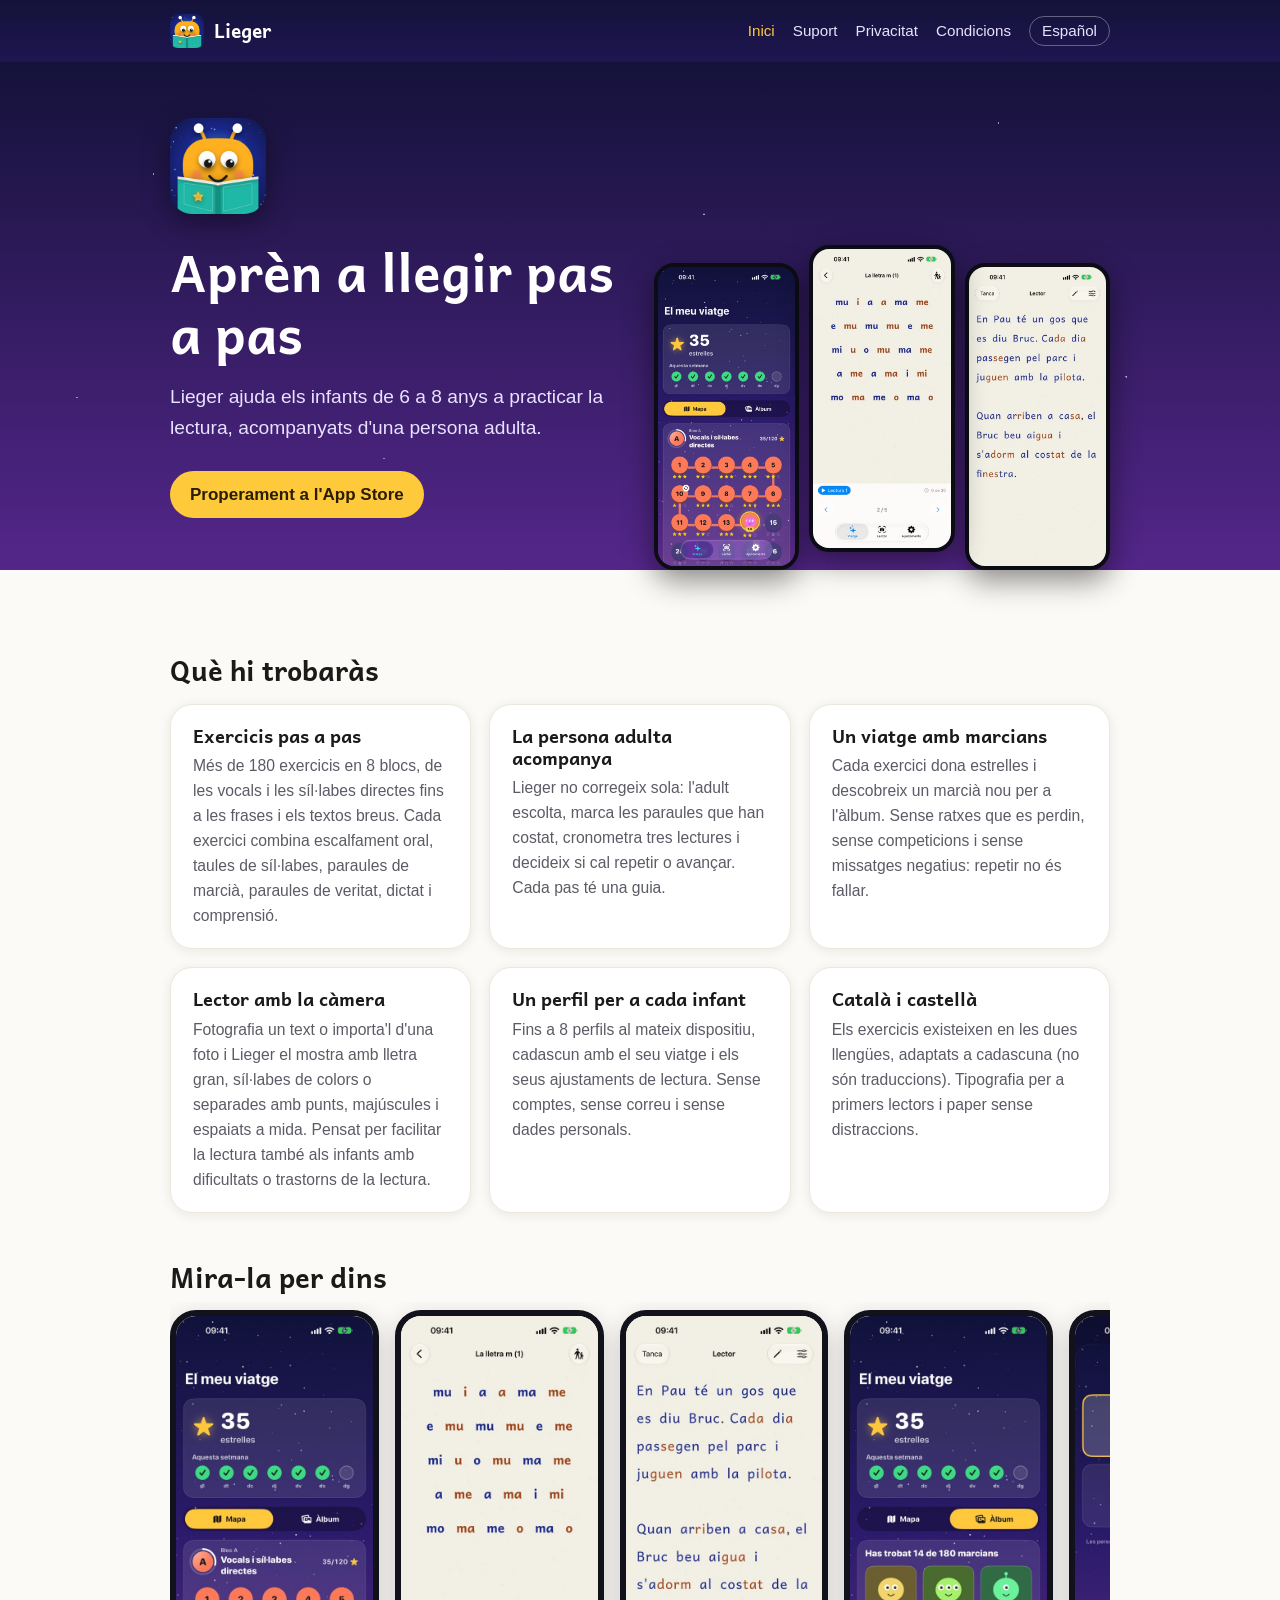
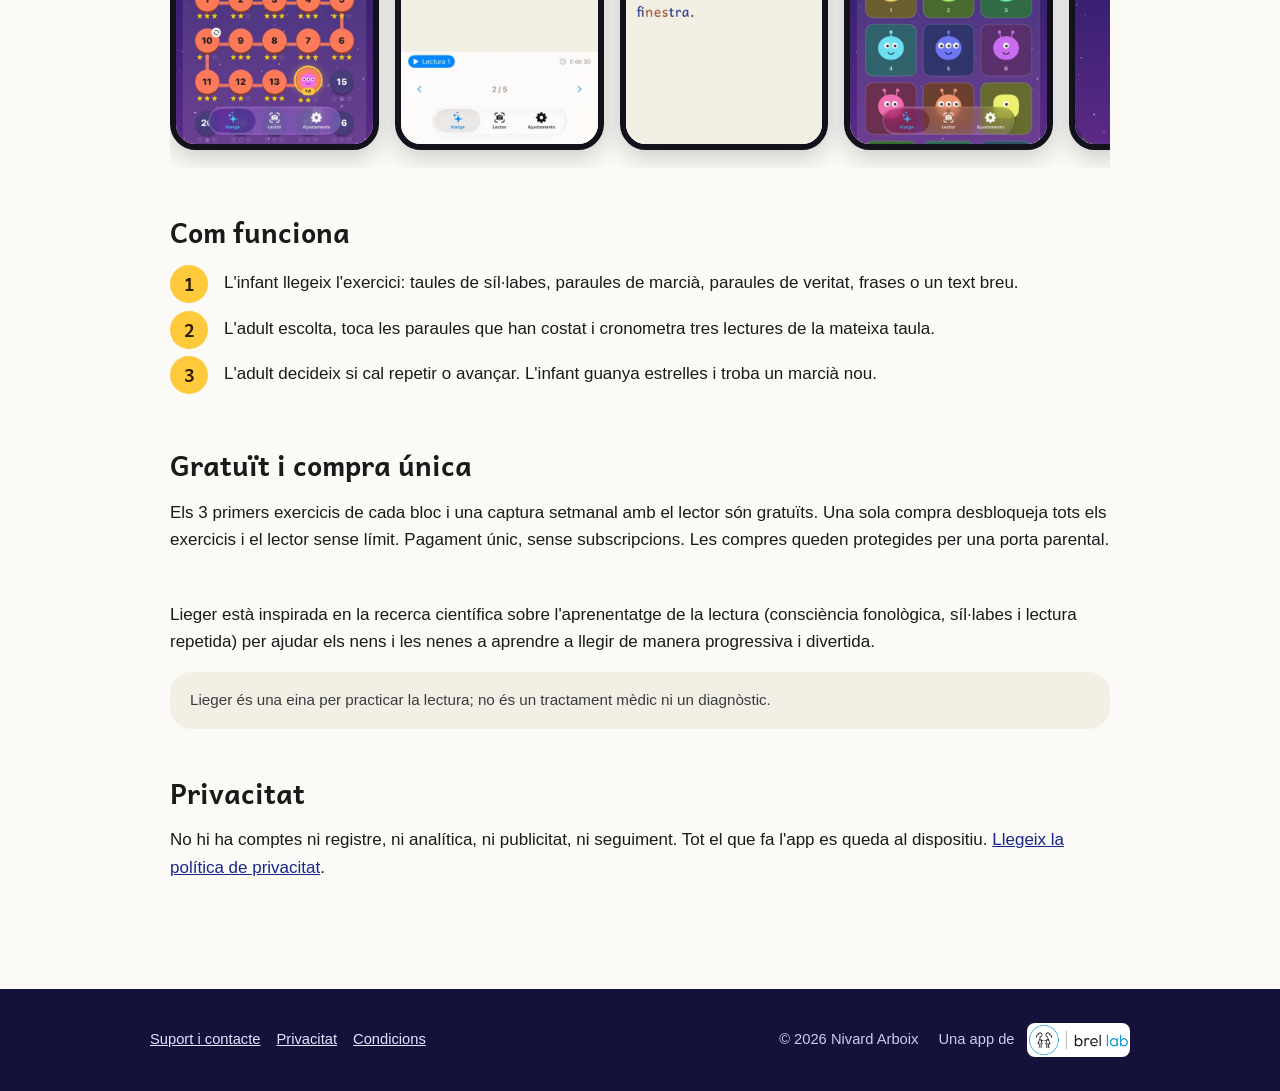
<file: index.html>
<!doctype html>
<html lang="ca">
<head>
<meta charset="utf-8">
<meta name="viewport" content="width=device-width, initial-scale=1">
<title>Lieger – aprèn a llegir pas a pas · Lieger</title>
<meta name="description" content="Lieger ajuda els infants de 6 a 8 anys a practicar la lectura amb més de 180 exercicis, un lector amb càmera i un viatge amb marcians. Sense comptes, sense anuncis i sense dades personals.">
<link rel="alternate" hreflang="ca" href="index.html">
<link rel="alternate" hreflang="es" href="es/index.html">
<link rel="icon" href="assets/icon.png">
<link rel="stylesheet" href="style.css">
</head>
<body>
<header class="site-header">
<nav aria-label="Navegació">
<a class="brand" href="index.html"><img src="assets/icon.png" alt="" width="34" height="34">Lieger</a>
<a class="link" href="index.html" aria-current="page">Inici</a><a class="link" href="suport.html">Suport</a><a class="link" href="privacitat.html">Privacitat</a><a class="link" href="condicions.html">Condicions</a>
<a class="link lang" href="es/index.html" hreflang="es" lang="es">Español</a>
</nav>
</header>
<section class="hero"><div class="inner">
<div>
<img class="icon" src="assets/icon.png" alt="Lieger" width="96" height="96">
<h1>Aprèn a llegir pas a pas</h1>
<p class="lead">Lieger ajuda els infants de 6 a 8 anys a practicar la lectura, acompanyats d'una persona adulta.</p>
<span class="soon">Properament a l'App Store</span>
</div>
<div class="phones"><img src="assets/shots/ca/01.jpg" alt="El viatge" loading="lazy"><img src="assets/shots/ca/02.jpg" alt="Una taula de síl·labes amb mode color" loading="lazy"><img src="assets/shots/ca/03.jpg" alt="El lector amb la càmera" loading="lazy"></div>
</div></section>
<main class="wide">
<section class="block"><h2>Què hi trobaràs</h2><ul class="features"><li><h3>Exercicis pas a pas</h3><p>Més de 180 exercicis en 8 blocs, de les vocals i les síl·labes directes fins a les frases i els textos breus. Cada exercici combina escalfament oral, taules de síl·labes, paraules de marcià, paraules de veritat, dictat i comprensió.</p></li><li><h3>La persona adulta acompanya</h3><p>Lieger no corregeix sola: l'adult escolta, marca les paraules que han costat, cronometra tres lectures i decideix si cal repetir o avançar. Cada pas té una guia.</p></li><li><h3>Un viatge amb marcians</h3><p>Cada exercici dona estrelles i descobreix un marcià nou per a l'àlbum. Sense ratxes que es perdin, sense competicions i sense missatges negatius: repetir no és fallar.</p></li><li><h3>Lector amb la càmera</h3><p>Fotografia un text o importa'l d'una foto i Lieger el mostra amb lletra gran, síl·labes de colors o separades amb punts, majúscules i espaiats a mida. Pensat per facilitar la lectura també als infants amb dificultats o trastorns de la lectura.</p></li><li><h3>Un perfil per a cada infant</h3><p>Fins a 8 perfils al mateix dispositiu, cadascun amb el seu viatge i els seus ajustaments de lectura. Sense comptes, sense correu i sense dades personals.</p></li><li><h3>Català i castellà</h3><p>Els exercicis existeixen en les dues llengües, adaptats a cadascuna (no són traduccions). Tipografia per a primers lectors i paper sense distraccions.</p></li></ul></section>
<section class="block"><h2>Mira-la per dins</h2><div class="shots"><img src="assets/shots/ca/01.jpg" alt="El viatge" loading="lazy" height="440"><img src="assets/shots/ca/02.jpg" alt="Una taula de síl·labes amb mode color" loading="lazy" height="440"><img src="assets/shots/ca/03.jpg" alt="El lector amb la càmera" loading="lazy" height="440"><img src="assets/shots/ca/04.jpg" alt="L&#x27;àlbum de marcians" loading="lazy" height="440"><img src="assets/shots/ca/05.jpg" alt="Un perfil per a cada infant" loading="lazy" height="440"></div></section>
<section class="block"><h2>Com funciona</h2><ol class="steps"><li>L'infant llegeix l'exercici: taules de síl·labes, paraules de marcià, paraules de veritat, frases o un text breu.</li><li>L'adult escolta, toca les paraules que han costat i cronometra tres lectures de la mateixa taula.</li><li>L'adult decideix si cal repetir o avançar. L'infant guanya estrelles i troba un marcià nou.</li></ol></section>
<section class="block"><h2>Gratuït i compra única</h2><p>Els 3 primers exercicis de cada bloc i una captura setmanal amb el lector són gratuïts. Una sola compra desbloqueja tots els exercicis i el lector sense límit. Pagament únic, sense subscripcions. Les compres queden protegides per una porta parental.</p></section>
<section class="block"><p>Lieger està inspirada en la recerca científica sobre l'aprenentatge de la lectura (consciència fonològica, síl·labes i lectura repetida) per ajudar els nens i les nenes a aprendre a llegir de manera progressiva i divertida.</p><p class="note">Lieger és una eina per practicar la lectura; no és un tractament mèdic ni un diagnòstic.</p></section>
<section class="block"><h2>Privacitat</h2><p>No hi ha comptes ni registre, ni analítica, ni publicitat, ni seguiment. Tot el que fa l'app es queda al dispositiu. <a href="privacitat.html">Llegeix la política de privacitat</a>.</p></section>
</main>
<footer class="site-footer">
<div class="inner">
<div class="links">
<a href="suport.html">Suport i contacte</a>
<a href="privacitat.html">Privacitat</a>
<a href="condicions.html">Condicions</a>
</div>
<span>© 2026 Nivard Arboix</span>
<span class="by">Una app de <img class="brel" src="assets/brel-lab.png" alt="brel lab"></span>
</div>
</footer>
</body>
</html>
</file>
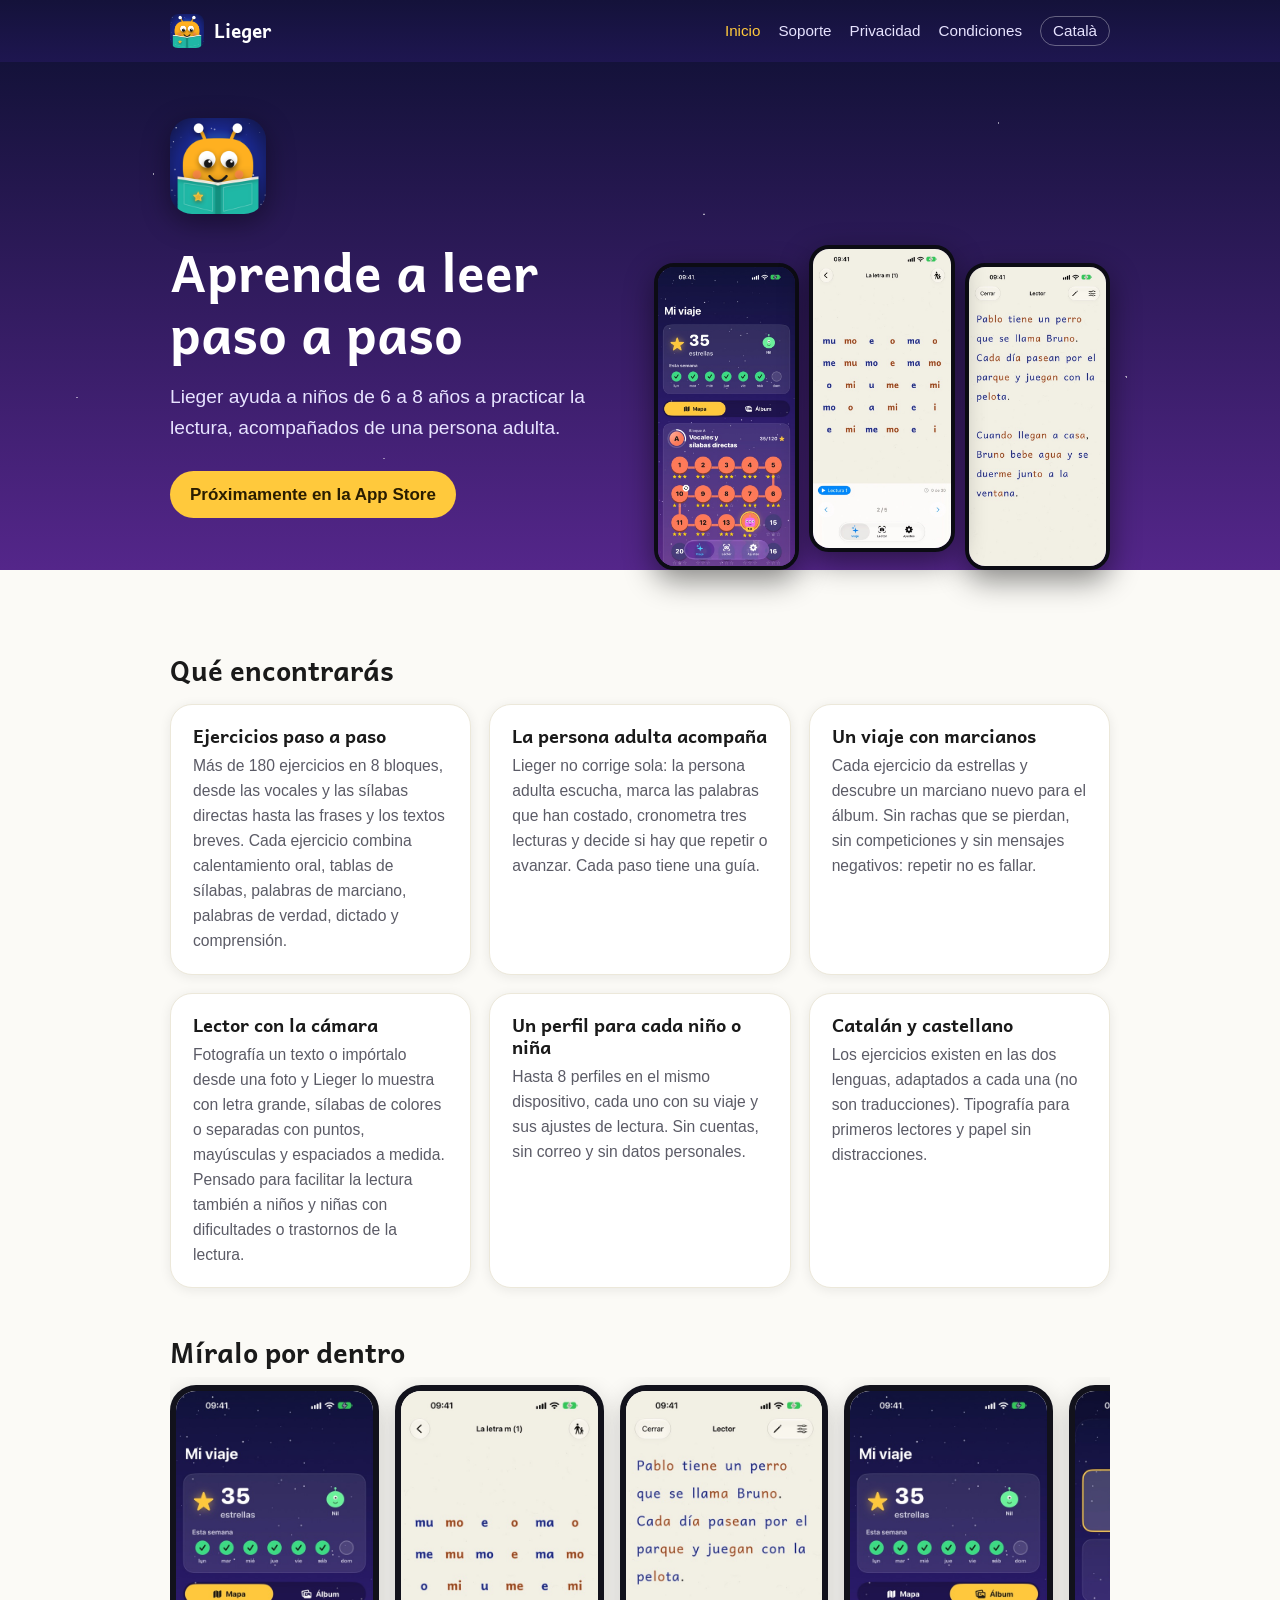
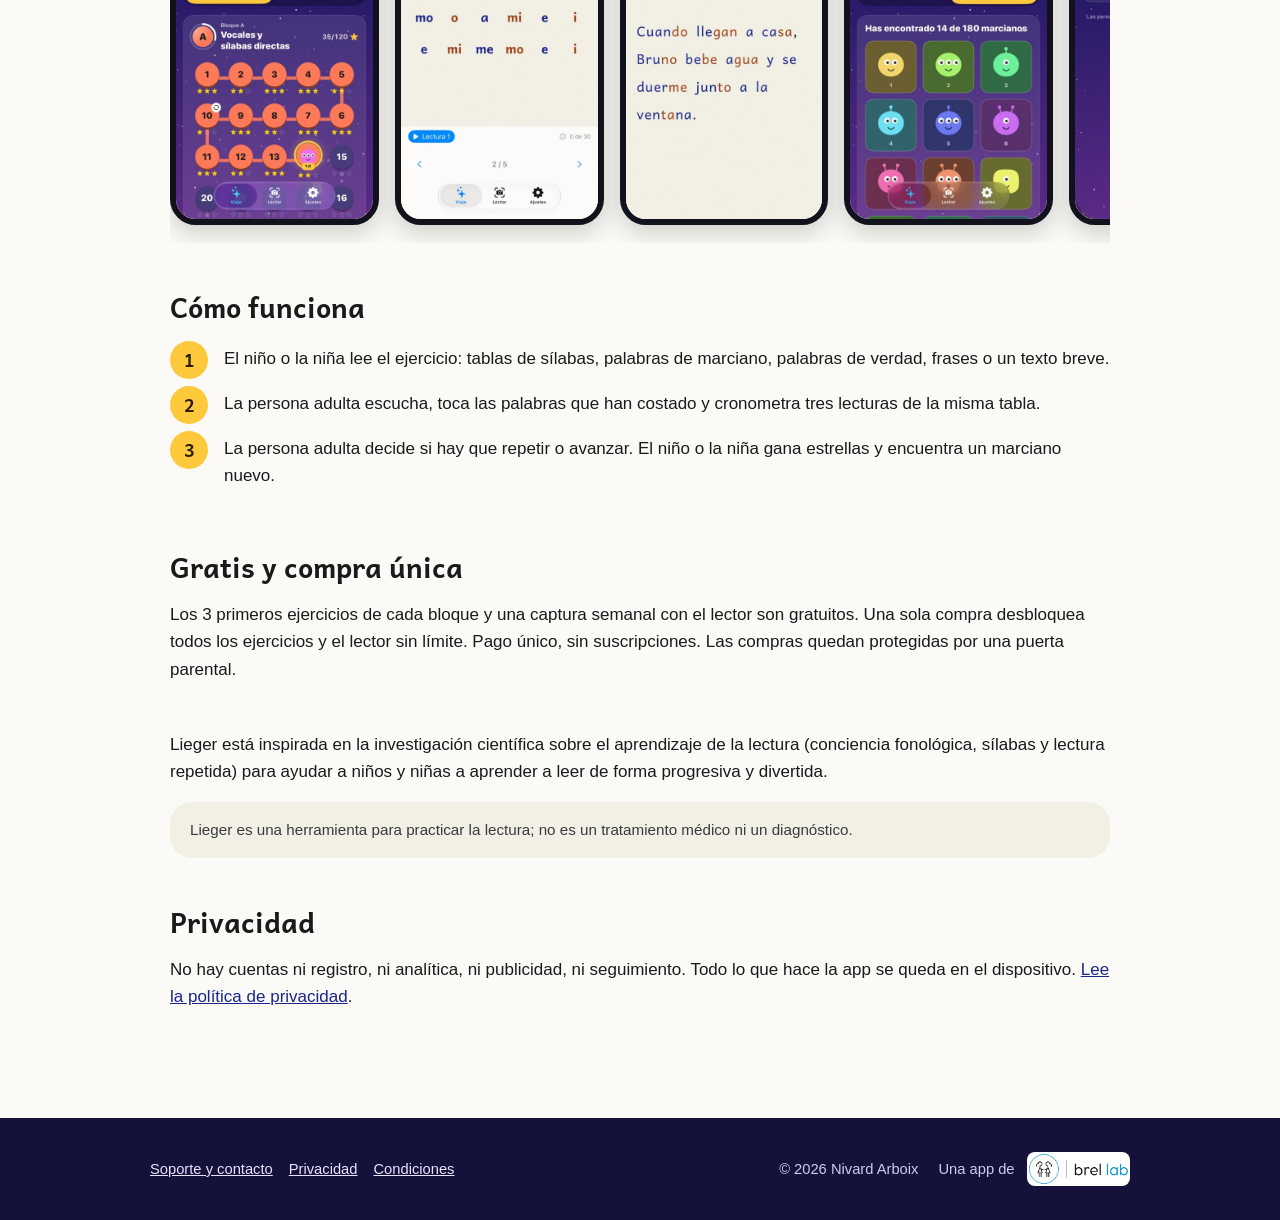
<file: es/index.html>
<!doctype html>
<html lang="es">
<head>
<meta charset="utf-8">
<meta name="viewport" content="width=device-width, initial-scale=1">
<title>Lieger – aprende a leer paso a paso · Lieger</title>
<meta name="description" content="Lieger ayuda a niños de 6 a 8 años a practicar la lectura con más de 180 ejercicios, un lector con cámara y un viaje con marcianos. Sin cuentas, sin anuncios y sin datos personales.">
<link rel="alternate" hreflang="ca" href="../index.html">
<link rel="alternate" hreflang="es" href="index.html">
<link rel="icon" href="../assets/icon.png">
<link rel="stylesheet" href="../style.css">
</head>
<body>
<header class="site-header">
<nav aria-label="Navegació">
<a class="brand" href="index.html"><img src="../assets/icon.png" alt="" width="34" height="34">Lieger</a>
<a class="link" href="index.html" aria-current="page">Inicio</a><a class="link" href="soporte.html">Soporte</a><a class="link" href="privacidad.html">Privacidad</a><a class="link" href="condiciones.html">Condiciones</a>
<a class="link lang" href="../index.html" hreflang="ca" lang="ca">Català</a>
</nav>
</header>
<section class="hero"><div class="inner">
<div>
<img class="icon" src="../assets/icon.png" alt="Lieger" width="96" height="96">
<h1>Aprende a leer paso a paso</h1>
<p class="lead">Lieger ayuda a niños de 6 a 8 años a practicar la lectura, acompañados de una persona adulta.</p>
<span class="soon">Próximamente en la App Store</span>
</div>
<div class="phones"><img src="../assets/shots/es/01.jpg" alt="El viaje" loading="lazy"><img src="../assets/shots/es/02.jpg" alt="Una tabla de sílabas con modo color" loading="lazy"><img src="../assets/shots/es/03.jpg" alt="El lector con la cámara" loading="lazy"></div>
</div></section>
<main class="wide">
<section class="block"><h2>Qué encontrarás</h2><ul class="features"><li><h3>Ejercicios paso a paso</h3><p>Más de 180 ejercicios en 8 bloques, desde las vocales y las sílabas directas hasta las frases y los textos breves. Cada ejercicio combina calentamiento oral, tablas de sílabas, palabras de marciano, palabras de verdad, dictado y comprensión.</p></li><li><h3>La persona adulta acompaña</h3><p>Lieger no corrige sola: la persona adulta escucha, marca las palabras que han costado, cronometra tres lecturas y decide si hay que repetir o avanzar. Cada paso tiene una guía.</p></li><li><h3>Un viaje con marcianos</h3><p>Cada ejercicio da estrellas y descubre un marciano nuevo para el álbum. Sin rachas que se pierdan, sin competiciones y sin mensajes negativos: repetir no es fallar.</p></li><li><h3>Lector con la cámara</h3><p>Fotografía un texto o impórtalo desde una foto y Lieger lo muestra con letra grande, sílabas de colores o separadas con puntos, mayúsculas y espaciados a medida. Pensado para facilitar la lectura también a niños y niñas con dificultades o trastornos de la lectura.</p></li><li><h3>Un perfil para cada niño o niña</h3><p>Hasta 8 perfiles en el mismo dispositivo, cada uno con su viaje y sus ajustes de lectura. Sin cuentas, sin correo y sin datos personales.</p></li><li><h3>Catalán y castellano</h3><p>Los ejercicios existen en las dos lenguas, adaptados a cada una (no son traducciones). Tipografía para primeros lectores y papel sin distracciones.</p></li></ul></section>
<section class="block"><h2>Míralo por dentro</h2><div class="shots"><img src="../assets/shots/es/01.jpg" alt="El viaje" loading="lazy" height="440"><img src="../assets/shots/es/02.jpg" alt="Una tabla de sílabas con modo color" loading="lazy" height="440"><img src="../assets/shots/es/03.jpg" alt="El lector con la cámara" loading="lazy" height="440"><img src="../assets/shots/es/04.jpg" alt="El álbum de marcianos" loading="lazy" height="440"><img src="../assets/shots/es/05.jpg" alt="Un perfil para cada niño" loading="lazy" height="440"></div></section>
<section class="block"><h2>Cómo funciona</h2><ol class="steps"><li>El niño o la niña lee el ejercicio: tablas de sílabas, palabras de marciano, palabras de verdad, frases o un texto breve.</li><li>La persona adulta escucha, toca las palabras que han costado y cronometra tres lecturas de la misma tabla.</li><li>La persona adulta decide si hay que repetir o avanzar. El niño o la niña gana estrellas y encuentra un marciano nuevo.</li></ol></section>
<section class="block"><h2>Gratis y compra única</h2><p>Los 3 primeros ejercicios de cada bloque y una captura semanal con el lector son gratuitos. Una sola compra desbloquea todos los ejercicios y el lector sin límite. Pago único, sin suscripciones. Las compras quedan protegidas por una puerta parental.</p></section>
<section class="block"><p>Lieger está inspirada en la investigación científica sobre el aprendizaje de la lectura (conciencia fonológica, sílabas y lectura repetida) para ayudar a niños y niñas a aprender a leer de forma progresiva y divertida.</p><p class="note">Lieger es una herramienta para practicar la lectura; no es un tratamiento médico ni un diagnóstico.</p></section>
<section class="block"><h2>Privacidad</h2><p>No hay cuentas ni registro, ni analítica, ni publicidad, ni seguimiento. Todo lo que hace la app se queda en el dispositivo. <a href="privacidad.html">Lee la política de privacidad</a>.</p></section>
</main>
<footer class="site-footer">
<div class="inner">
<div class="links">
<a href="soporte.html">Soporte y contacto</a>
<a href="privacidad.html">Privacidad</a>
<a href="condiciones.html">Condiciones</a>
</div>
<span>© 2026 Nivard Arboix</span>
<span class="by">Una app de <img class="brel" src="../assets/brel-lab.png" alt="brel lab"></span>
</div>
</footer>
</body>
</html>
</file>
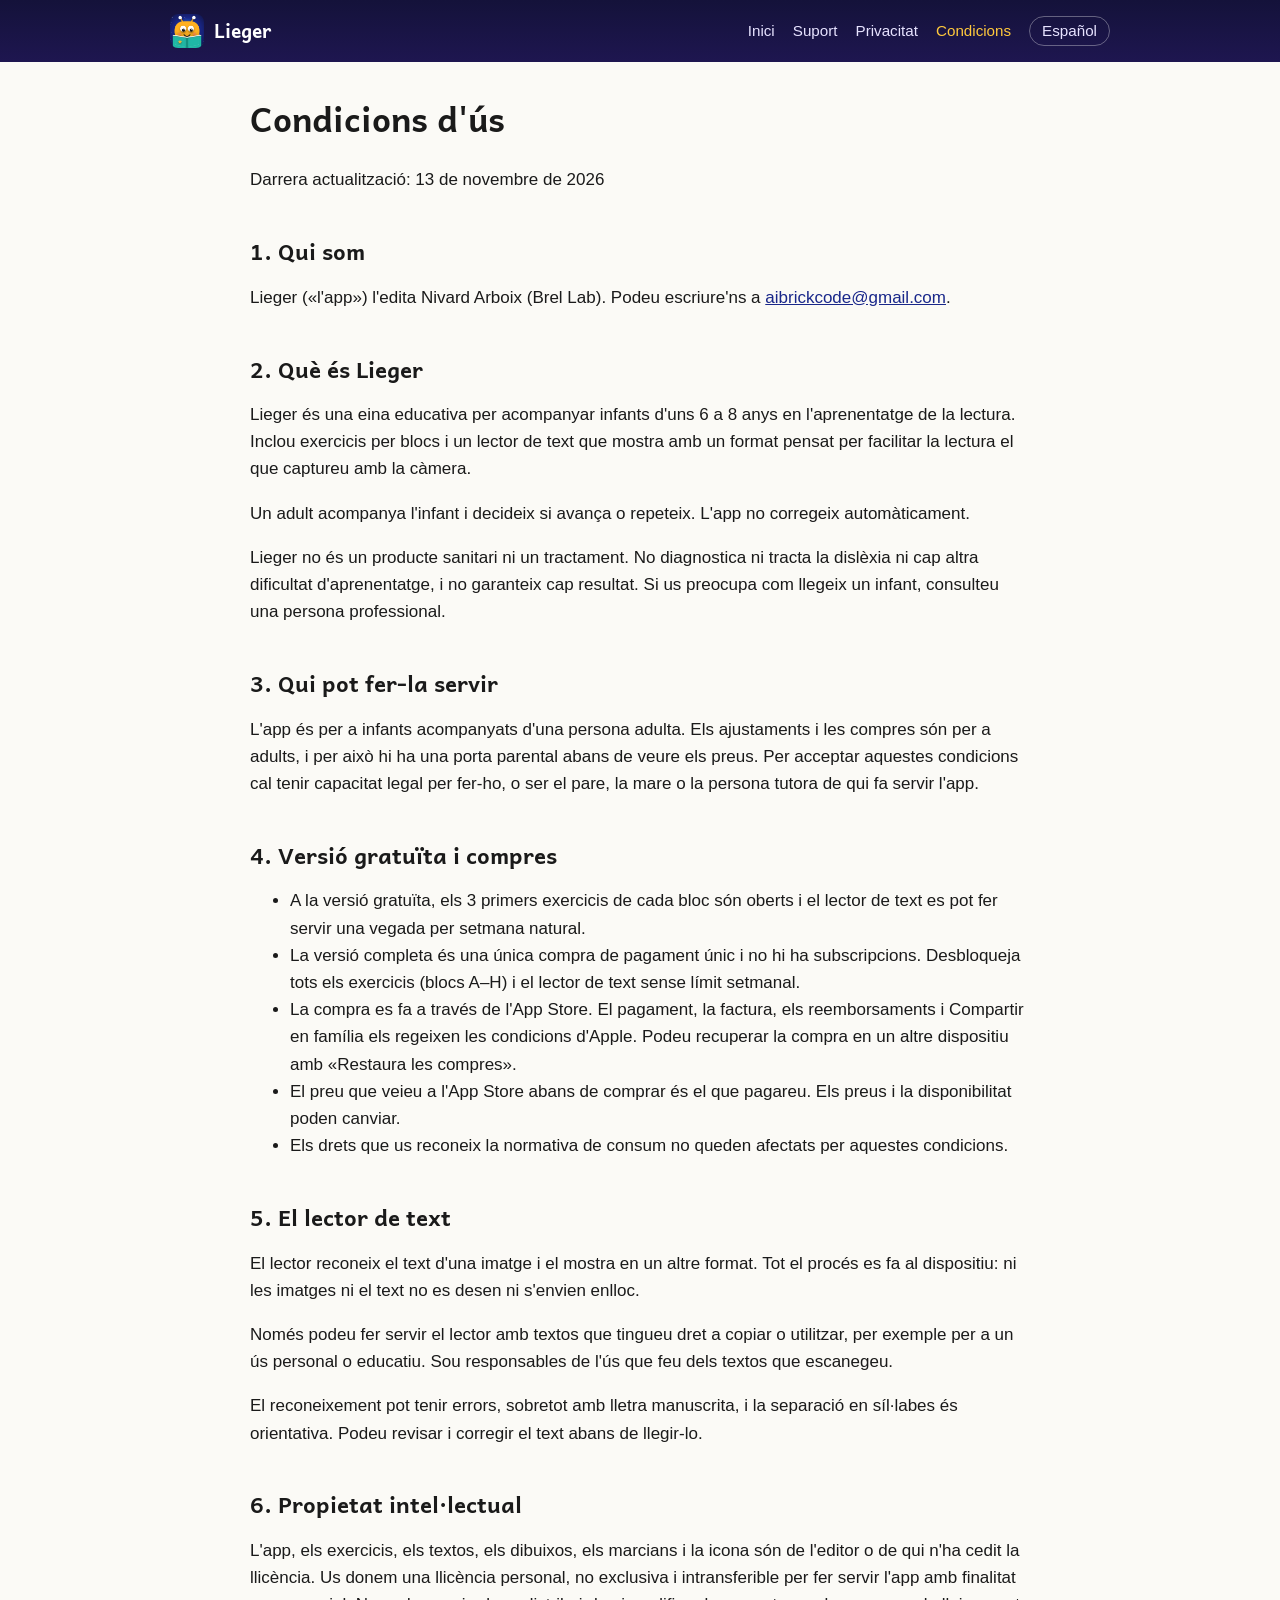
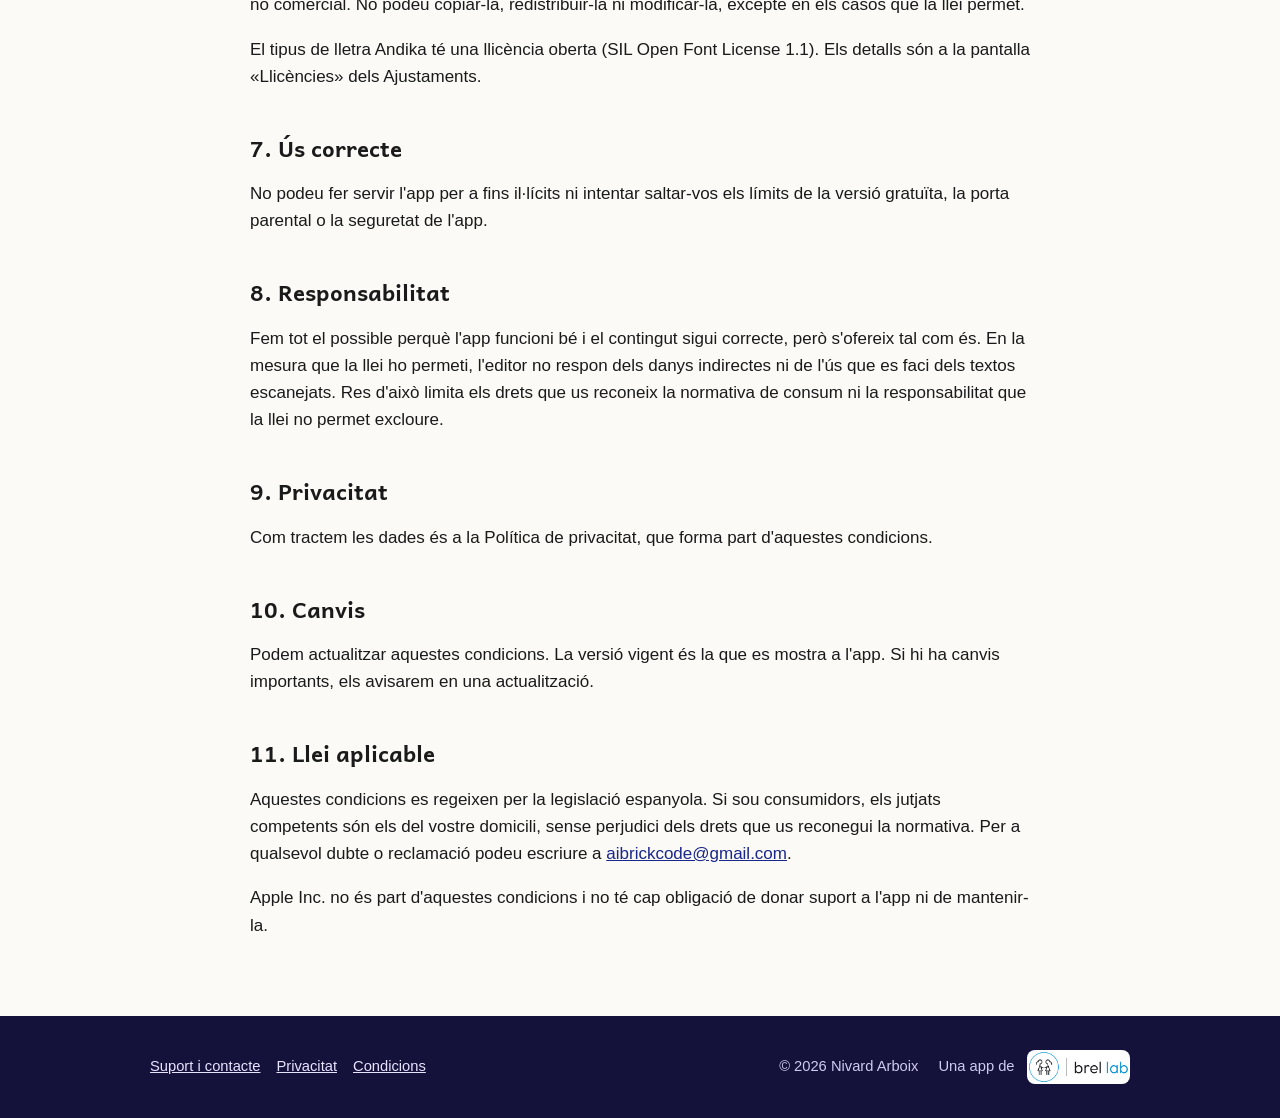
<file: condicions.html>
<!doctype html>
<html lang="ca">
<head>
<meta charset="utf-8">
<meta name="viewport" content="width=device-width, initial-scale=1">
<title>Condicions d&#x27;ús · Lieger</title>
<meta name="description" content="Lieger ajuda els infants de 6 a 8 anys a practicar la lectura amb més de 180 exercicis, un lector amb càmera i un viatge amb marcians. Sense comptes, sense anuncis i sense dades personals.">
<link rel="alternate" hreflang="ca" href="condicions.html">
<link rel="alternate" hreflang="es" href="es/condiciones.html">
<link rel="icon" href="assets/icon.png">
<link rel="stylesheet" href="style.css">
</head>
<body>
<header class="site-header">
<nav aria-label="Navegació">
<a class="brand" href="index.html"><img src="assets/icon.png" alt="" width="34" height="34">Lieger</a>
<a class="link" href="index.html">Inici</a><a class="link" href="suport.html">Suport</a><a class="link" href="privacitat.html">Privacitat</a><a class="link" href="condicions.html" aria-current="page">Condicions</a>
<a class="link lang" href="es/condiciones.html" hreflang="es" lang="es">Español</a>
</nav>
</header>

<main><article>
<h1>Condicions d'ús</h1>
<p>Darrera actualització: 13 de novembre de 2026</p>
<h2>1. Qui som</h2>
<p>Lieger («l'app») l'edita Nivard Arboix (Brel Lab). Podeu escriure'ns a <a href="mailto:aibrickcode@gmail.com">aibrickcode@gmail.com</a>.</p>
<h2>2. Què és Lieger</h2>
<p>Lieger és una eina educativa per acompanyar infants d'uns 6 a 8 anys en l'aprenentatge de la lectura. Inclou exercicis per blocs i un lector de text que mostra amb un format pensat per facilitar la lectura el que captureu amb la càmera.</p>
<p>Un adult acompanya l'infant i decideix si avança o repeteix. L'app no corregeix automàticament.</p>
<p>Lieger no és un producte sanitari ni un tractament. No diagnostica ni tracta la dislèxia ni cap altra dificultat d'aprenentatge, i no garanteix cap resultat. Si us preocupa com llegeix un infant, consulteu una persona professional.</p>
<h2>3. Qui pot fer-la servir</h2>
<p>L'app és per a infants acompanyats d'una persona adulta. Els ajustaments i les compres són per a adults, i per això hi ha una porta parental abans de veure els preus. Per acceptar aquestes condicions cal tenir capacitat legal per fer-ho, o ser el pare, la mare o la persona tutora de qui fa servir l'app.</p>
<h2>4. Versió gratuïta i compres</h2>
<ul><li>A la versió gratuïta, els 3 primers exercicis de cada bloc són oberts i el lector de text es pot fer servir una vegada per setmana natural.</li><li>La versió completa és una única compra de pagament únic i no hi ha subscripcions. Desbloqueja tots els exercicis (blocs A–H) i el lector de text sense límit setmanal.</li><li>La compra es fa a través de l'App Store. El pagament, la factura, els reemborsaments i Compartir en família els regeixen les condicions d'Apple. Podeu recuperar la compra en un altre dispositiu amb «Restaura les compres».</li><li>El preu que veieu a l'App Store abans de comprar és el que pagareu. Els preus i la disponibilitat poden canviar.</li><li>Els drets que us reconeix la normativa de consum no queden afectats per aquestes condicions.</li></ul>
<h2>5. El lector de text</h2>
<p>El lector reconeix el text d'una imatge i el mostra en un altre format. Tot el procés es fa al dispositiu: ni les imatges ni el text no es desen ni s'envien enlloc.</p>
<p>Només podeu fer servir el lector amb textos que tingueu dret a copiar o utilitzar, per exemple per a un ús personal o educatiu. Sou responsables de l'ús que feu dels textos que escanegeu.</p>
<p>El reconeixement pot tenir errors, sobretot amb lletra manuscrita, i la separació en síl·labes és orientativa. Podeu revisar i corregir el text abans de llegir-lo.</p>
<h2>6. Propietat intel·lectual</h2>
<p>L'app, els exercicis, els textos, els dibuixos, els marcians i la icona són de l'editor o de qui n'ha cedit la llicència. Us donem una llicència personal, no exclusiva i intransferible per fer servir l'app amb finalitat no comercial. No podeu copiar-la, redistribuir-la ni modificar-la, excepte en els casos que la llei permet.</p>
<p>El tipus de lletra Andika té una llicència oberta (SIL Open Font License 1.1). Els detalls són a la pantalla «Llicències» dels Ajustaments.</p>
<h2>7. Ús correcte</h2>
<p>No podeu fer servir l'app per a fins il·lícits ni intentar saltar-vos els límits de la versió gratuïta, la porta parental o la seguretat de l'app.</p>
<h2>8. Responsabilitat</h2>
<p>Fem tot el possible perquè l'app funcioni bé i el contingut sigui correcte, però s'ofereix tal com és. En la mesura que la llei ho permeti, l'editor no respon dels danys indirectes ni de l'ús que es faci dels textos escanejats. Res d'això limita els drets que us reconeix la normativa de consum ni la responsabilitat que la llei no permet excloure.</p>
<h2>9. Privacitat</h2>
<p>Com tractem les dades és a la Política de privacitat, que forma part d'aquestes condicions.</p>
<h2>10. Canvis</h2>
<p>Podem actualitzar aquestes condicions. La versió vigent és la que es mostra a l'app. Si hi ha canvis importants, els avisarem en una actualització.</p>
<h2>11. Llei aplicable</h2>
<p>Aquestes condicions es regeixen per la legislació espanyola. Si sou consumidors, els jutjats competents són els del vostre domicili, sense perjudici dels drets que us reconegui la normativa. Per a qualsevol dubte o reclamació podeu escriure a <a href="mailto:aibrickcode@gmail.com">aibrickcode@gmail.com</a>.</p>
<p>Apple Inc. no és part d'aquestes condicions i no té cap obligació de donar suport a l'app ni de mantenir-la.</p>
</article></main>
<footer class="site-footer">
<div class="inner">
<div class="links">
<a href="suport.html">Suport i contacte</a>
<a href="privacitat.html">Privacitat</a>
<a href="condicions.html">Condicions</a>
</div>
<span>© 2026 Nivard Arboix</span>
<span class="by">Una app de <img class="brel" src="assets/brel-lab.png" alt="brel lab"></span>
</div>
</footer>
</body>
</html>
</file>
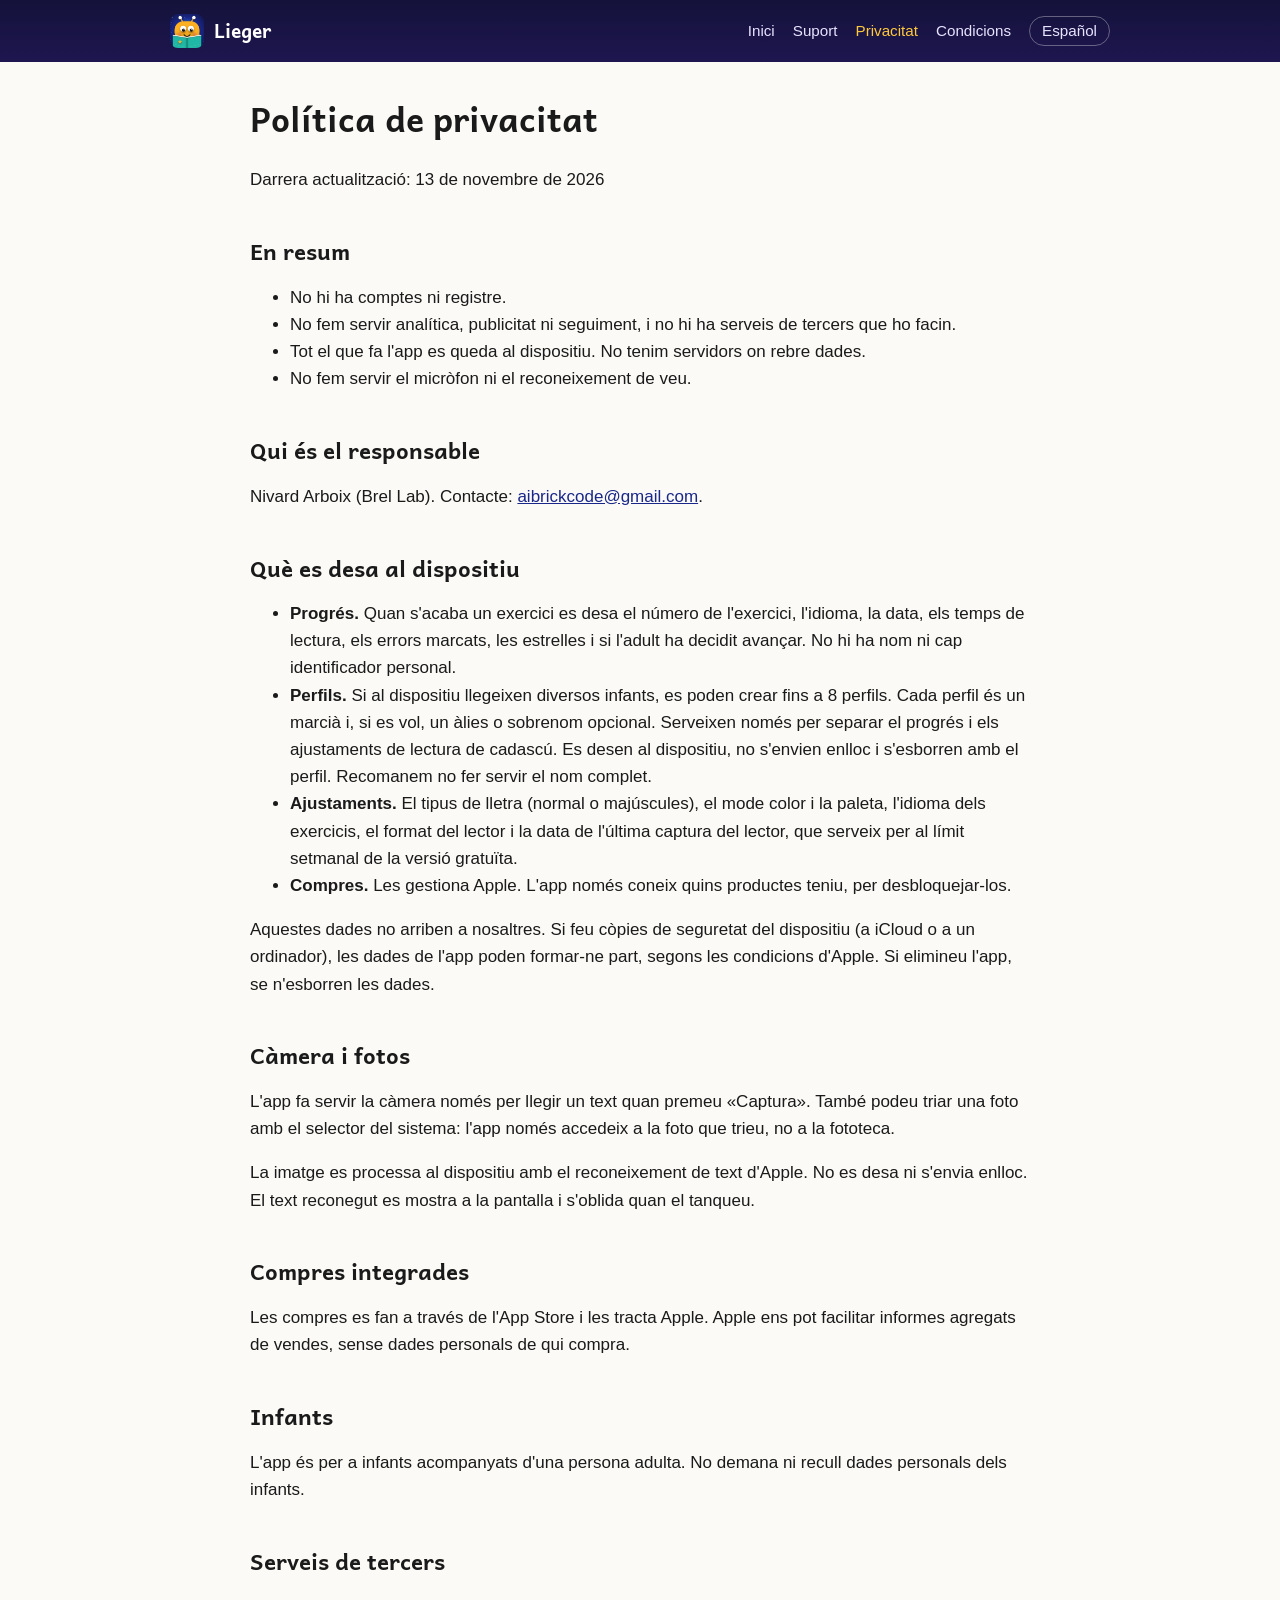
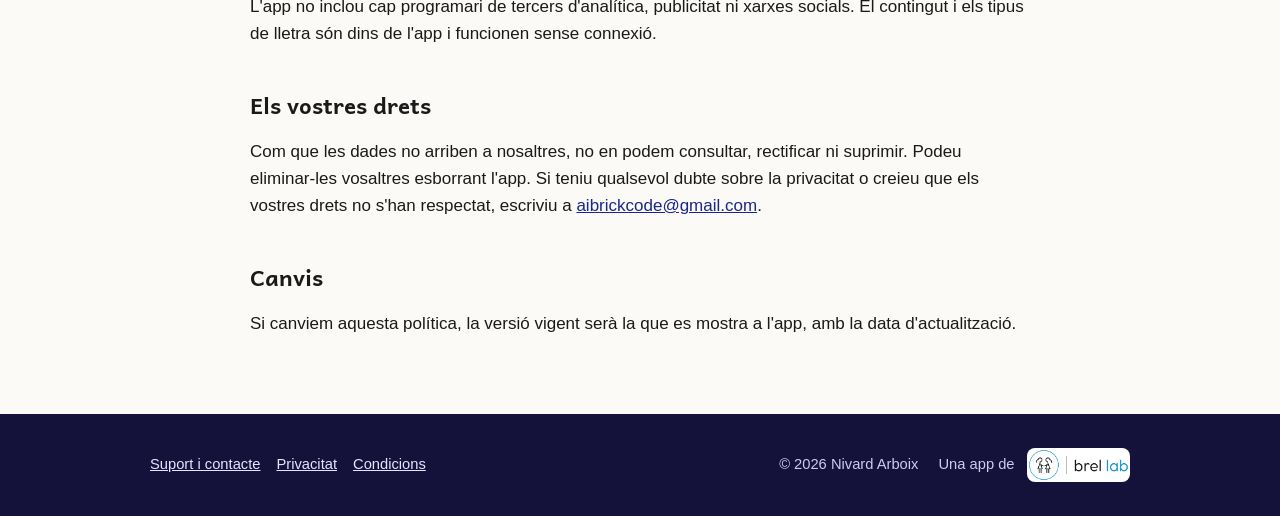
<file: privacitat.html>
<!doctype html>
<html lang="ca">
<head>
<meta charset="utf-8">
<meta name="viewport" content="width=device-width, initial-scale=1">
<title>Política de privacitat · Lieger</title>
<meta name="description" content="Lieger ajuda els infants de 6 a 8 anys a practicar la lectura amb més de 180 exercicis, un lector amb càmera i un viatge amb marcians. Sense comptes, sense anuncis i sense dades personals.">
<link rel="alternate" hreflang="ca" href="privacitat.html">
<link rel="alternate" hreflang="es" href="es/privacidad.html">
<link rel="icon" href="assets/icon.png">
<link rel="stylesheet" href="style.css">
</head>
<body>
<header class="site-header">
<nav aria-label="Navegació">
<a class="brand" href="index.html"><img src="assets/icon.png" alt="" width="34" height="34">Lieger</a>
<a class="link" href="index.html">Inici</a><a class="link" href="suport.html">Suport</a><a class="link" href="privacitat.html" aria-current="page">Privacitat</a><a class="link" href="condicions.html">Condicions</a>
<a class="link lang" href="es/privacidad.html" hreflang="es" lang="es">Español</a>
</nav>
</header>

<main><article>
<h1>Política de privacitat</h1>
<p>Darrera actualització: 13 de novembre de 2026</p>
<h2>En resum</h2>
<ul><li>No hi ha comptes ni registre.</li><li>No fem servir analítica, publicitat ni seguiment, i no hi ha serveis de tercers que ho facin.</li><li>Tot el que fa l'app es queda al dispositiu. No tenim servidors on rebre dades.</li><li>No fem servir el micròfon ni el reconeixement de veu.</li></ul>
<h2>Qui és el responsable</h2>
<p>Nivard Arboix (Brel Lab). Contacte: <a href="mailto:aibrickcode@gmail.com">aibrickcode@gmail.com</a>.</p>
<h2>Què es desa al dispositiu</h2>
<ul><li><strong>Progrés.</strong> Quan s'acaba un exercici es desa el número de l'exercici, l'idioma, la data, els temps de lectura, els errors marcats, les estrelles i si l'adult ha decidit avançar. No hi ha nom ni cap identificador personal.</li><li><strong>Perfils.</strong> Si al dispositiu llegeixen diversos infants, es poden crear fins a 8 perfils. Cada perfil és un marcià i, si es vol, un àlies o sobrenom opcional. Serveixen només per separar el progrés i els ajustaments de lectura de cadascú. Es desen al dispositiu, no s'envien enlloc i s'esborren amb el perfil. Recomanem no fer servir el nom complet.</li><li><strong>Ajustaments.</strong> El tipus de lletra (normal o majúscules), el mode color i la paleta, l'idioma dels exercicis, el format del lector i la data de l'última captura del lector, que serveix per al límit setmanal de la versió gratuïta.</li><li><strong>Compres.</strong> Les gestiona Apple. L'app només coneix quins productes teniu, per desbloquejar-los.</li></ul>
<p>Aquestes dades no arriben a nosaltres. Si feu còpies de seguretat del dispositiu (a iCloud o a un ordinador), les dades de l'app poden formar-ne part, segons les condicions d'Apple. Si elimineu l'app, se n'esborren les dades.</p>
<h2>Càmera i fotos</h2>
<p>L'app fa servir la càmera només per llegir un text quan premeu «Captura». També podeu triar una foto amb el selector del sistema: l'app només accedeix a la foto que trieu, no a la fototeca.</p>
<p>La imatge es processa al dispositiu amb el reconeixement de text d'Apple. No es desa ni s'envia enlloc. El text reconegut es mostra a la pantalla i s'oblida quan el tanqueu.</p>
<h2>Compres integrades</h2>
<p>Les compres es fan a través de l'App Store i les tracta Apple. Apple ens pot facilitar informes agregats de vendes, sense dades personals de qui compra.</p>
<h2>Infants</h2>
<p>L'app és per a infants acompanyats d'una persona adulta. No demana ni recull dades personals dels infants.</p>
<h2>Serveis de tercers</h2>
<p>L'app no inclou cap programari de tercers d'analítica, publicitat ni xarxes socials. El contingut i els tipus de lletra són dins de l'app i funcionen sense connexió.</p>
<h2>Els vostres drets</h2>
<p>Com que les dades no arriben a nosaltres, no en podem consultar, rectificar ni suprimir. Podeu eliminar-les vosaltres esborrant l'app. Si teniu qualsevol dubte sobre la privacitat o creieu que els vostres drets no s'han respectat, escriviu a <a href="mailto:aibrickcode@gmail.com">aibrickcode@gmail.com</a>.</p>
<h2>Canvis</h2>
<p>Si canviem aquesta política, la versió vigent serà la que es mostra a l'app, amb la data d'actualització.</p>
</article></main>
<footer class="site-footer">
<div class="inner">
<div class="links">
<a href="suport.html">Suport i contacte</a>
<a href="privacitat.html">Privacitat</a>
<a href="condicions.html">Condicions</a>
</div>
<span>© 2026 Nivard Arboix</span>
<span class="by">Una app de <img class="brel" src="assets/brel-lab.png" alt="brel lab"></span>
</div>
</footer>
</body>
</html>
</file>
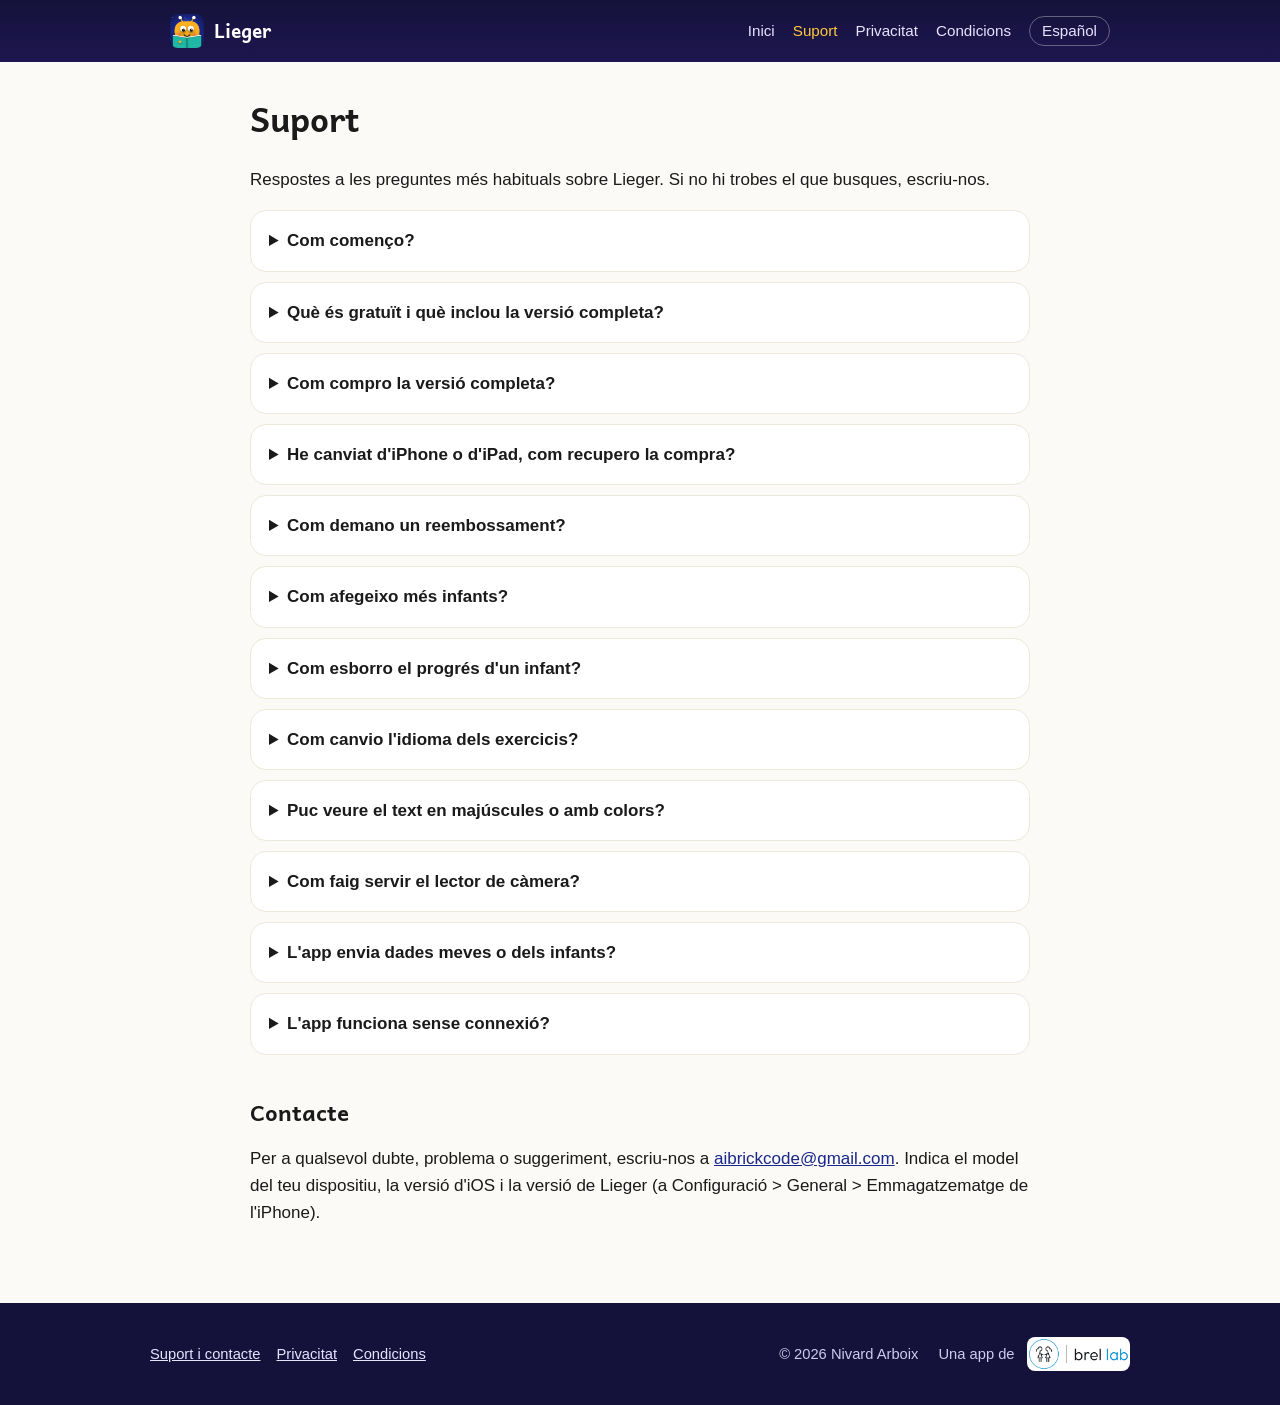
<file: suport.html>
<!doctype html>
<html lang="ca">
<head>
<meta charset="utf-8">
<meta name="viewport" content="width=device-width, initial-scale=1">
<title>Suport · Lieger</title>
<meta name="description" content="Lieger ajuda els infants de 6 a 8 anys a practicar la lectura amb més de 180 exercicis, un lector amb càmera i un viatge amb marcians. Sense comptes, sense anuncis i sense dades personals.">
<link rel="alternate" hreflang="ca" href="suport.html">
<link rel="alternate" hreflang="es" href="es/soporte.html">
<link rel="icon" href="assets/icon.png">
<link rel="stylesheet" href="style.css">
</head>
<body>
<header class="site-header">
<nav aria-label="Navegació">
<a class="brand" href="index.html"><img src="assets/icon.png" alt="" width="34" height="34">Lieger</a>
<a class="link" href="index.html">Inici</a><a class="link" href="suport.html" aria-current="page">Suport</a><a class="link" href="privacitat.html">Privacitat</a><a class="link" href="condicions.html">Condicions</a>
<a class="link lang" href="es/soporte.html" hreflang="es" lang="es">Español</a>
</nav>
</header>

<main><article>
<h1>Suport</h1>
<p>Respostes a les preguntes més habituals sobre Lieger. Si no hi trobes el que busques, escriu-nos.</p>
<details><summary>Com començo?</summary><p>Obre l'app i toca un exercici del <strong>Viatge</strong>. L'infant llegeix la pantalla i l'adult l'acompanya amb el botó «Guia per a l'adult» (la icona de la persona gran amb un infant), que explica què cal fer a cada pas. Al final, l'adult decideix si cal repetir l'exercici o avançar.</p></details><details><summary>Què és gratuït i què inclou la versió completa?</summary><p>Són gratuïts els <strong>3 primers exercicis de cada bloc</strong> i <strong>una captura setmanal</strong> amb el lector de càmera. La <strong>versió completa</strong> és una compra única que desbloqueja tots els exercicis (blocs A–H) i el lector sense límit. No hi ha subscripcions.</p></details><details><summary>Com compro la versió completa?</summary><p>A <strong>Ajustaments &gt; Opcions de compra</strong>. Primer cal resoldre un càlcul senzill (la porta parental), perquè la compra sigui cosa d'un adult. La compra la fa i la factura Apple.</p></details><details><summary>He canviat d'iPhone o d'iPad, com recupero la compra?</summary><p>Obre <strong>Ajustaments &gt; Opcions de compra</strong>, resol la porta parental i toca <strong>«Restaura les compres»</strong>. Cal haver iniciat sessió amb el mateix compte d'Apple amb què vas comprar.</p></details><details><summary>Com demano un reembossament?</summary><p>Els reembossaments els gestiona Apple. Pots demanar-lo a <a href="https://reportaproblem.apple.com">reportaproblem.apple.com</a>.</p></details><details><summary>Com afegeixo més infants?</summary><p>A <strong>Ajustaments &gt; Perfils &gt; Gestiona els perfils</strong> (amb la porta parental) pots crear fins a 8 perfils. Cada perfil és un marcià i, si vols, un àlies o sobrenom opcional; tria'n un que no sigui el nom complet. Cada perfil té el seu propi viatge i els seus ajustaments de lectura. Per canviar de perfil, toca el marcià de dalt a la dreta del Viatge o, en obrir l'app, tria «Qui llegeix avui?».</p></details><details><summary>Com esborro el progrés d'un infant?</summary><p>A <strong>Gestiona els perfils</strong>, entra al perfil i tria <strong>«Reinicia el viatge»</strong> (esborra estrelles i marcians) o <strong>«Esborra el perfil»</strong>. No es pot desfer.</p></details><details><summary>Com canvio l'idioma dels exercicis?</summary><p>A <strong>Ajustaments &gt; Idioma dels exercicis</strong>: català o castellà. Cada idioma té el seu propi progrés.</p></details><details><summary>Puc veure el text en majúscules o amb colors?</summary><p>Sí. A <strong>Ajustaments</strong> hi ha la lletra (normal o MAJÚSCULES), el <strong>mode color</strong> i la paleta de colors de les síl·labes. Són ajustaments de cada perfil i s'apliquen als exercicis i al lector.</p></details><details><summary>Com faig servir el lector de càmera?</summary><p>A la pestanya <strong>Lector</strong>, toca «Captura amb la càmera» o «Tria una foto». Funciona millor amb text imprès, ben il·luminat. Si alguna paraula no s'ha llegit bé, toca la icona del llapis per corregir el text. També hi ha un text d'exemple. El text i les imatges es processen al dispositiu i no es desen ni s'envien enlloc.</p><p>Fes servir el lector només amb textos que tinguis dret a copiar o utilitzar.</p></details><details><summary>L'app envia dades meves o dels infants?</summary><p>No. No hi ha comptes, ni analítica, ni publicitat, ni seguiment. El progrés, els perfils i els ajustaments són només al dispositiu. Més detalls a la <a href="privacitat.html">política de privacitat</a>.</p></details><details><summary>L'app funciona sense connexió?</summary><p>Sí. Els exercicis, la tipografia i el lector funcionen sense connexió. Només cal connexió per fer o restaurar una compra.</p></details>
<h2>Contacte</h2>
<p>Per a qualsevol dubte, problema o suggeriment, escriu-nos a <a href="mailto:aibrickcode@gmail.com">aibrickcode@gmail.com</a>. Indica el model del teu dispositiu, la versió d'iOS i la versió de Lieger (a Configuració &gt; General &gt; Emmagatzematge de l'iPhone).</p>
</article></main>
<footer class="site-footer">
<div class="inner">
<div class="links">
<a href="suport.html">Suport i contacte</a>
<a href="privacitat.html">Privacitat</a>
<a href="condicions.html">Condicions</a>
</div>
<span>© 2026 Nivard Arboix</span>
<span class="by">Una app de <img class="brel" src="assets/brel-lab.png" alt="brel lab"></span>
</div>
</footer>
</body>
</html>
</file>
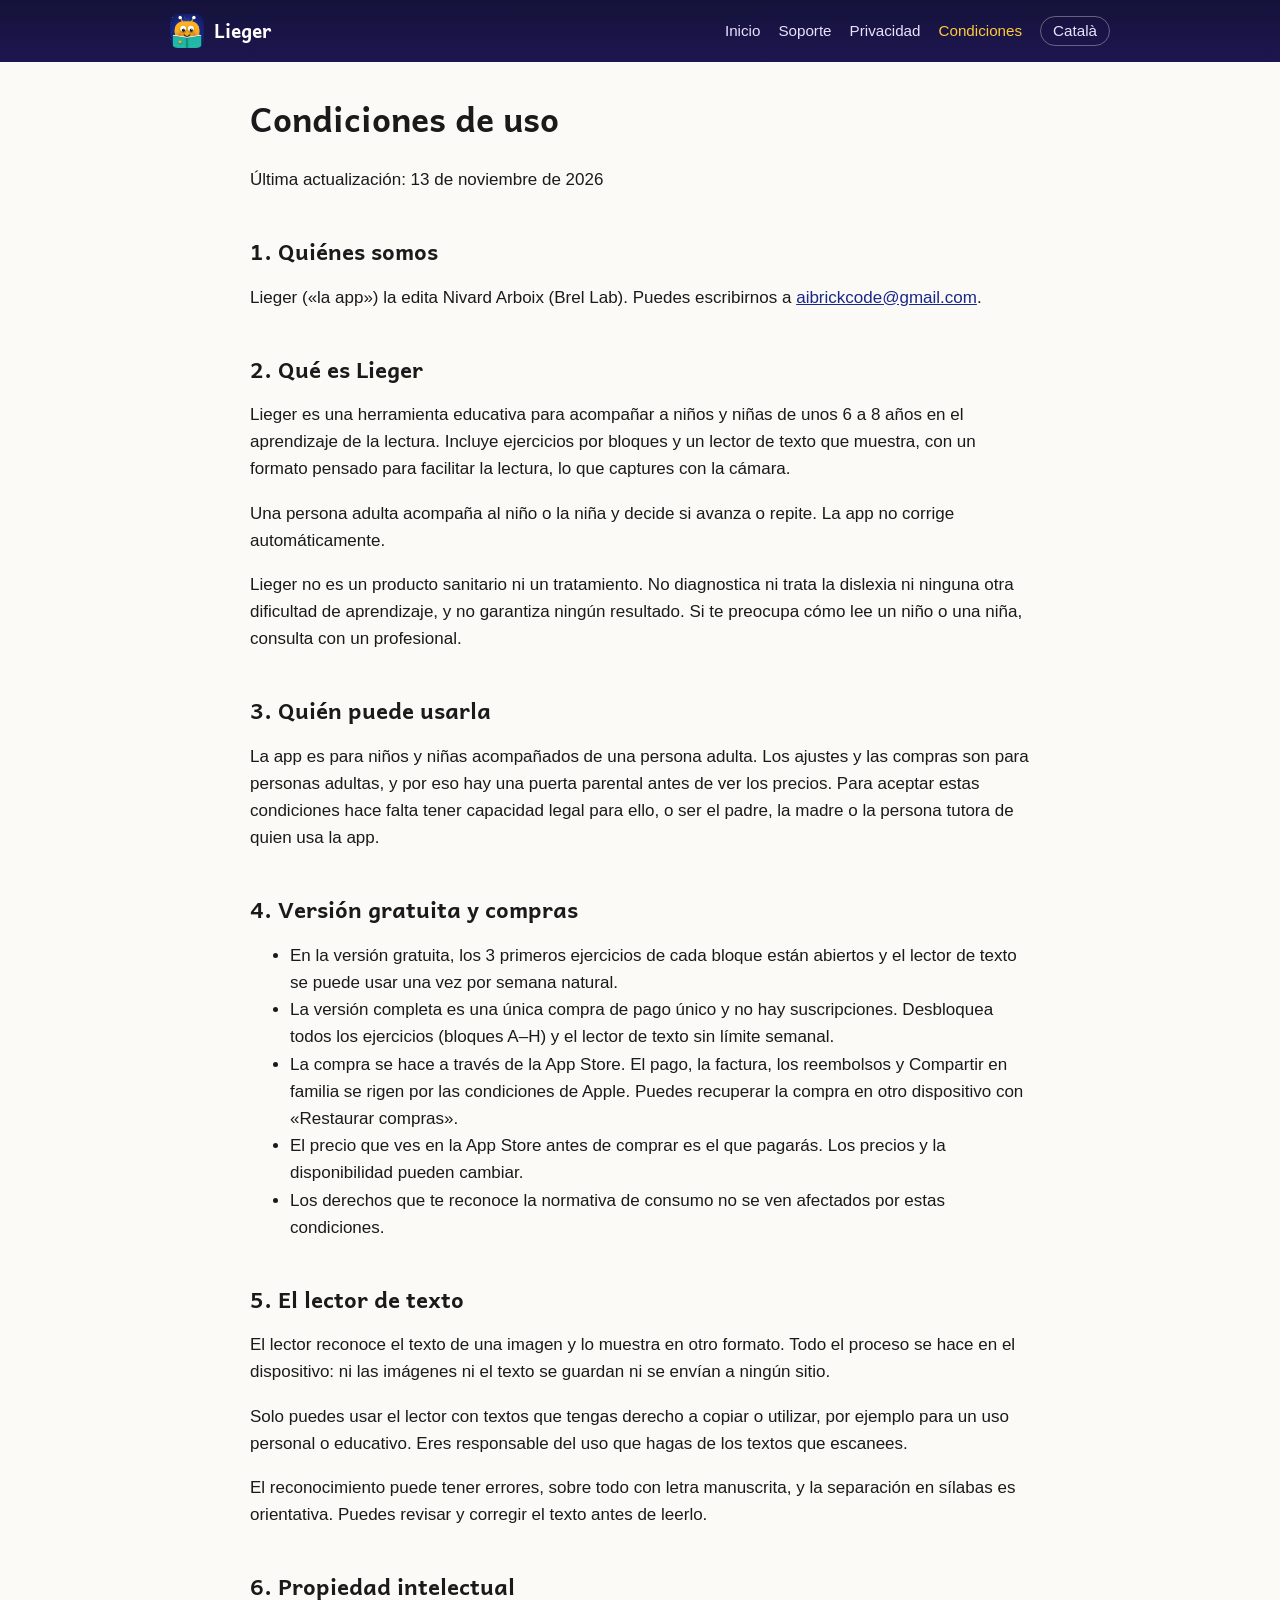
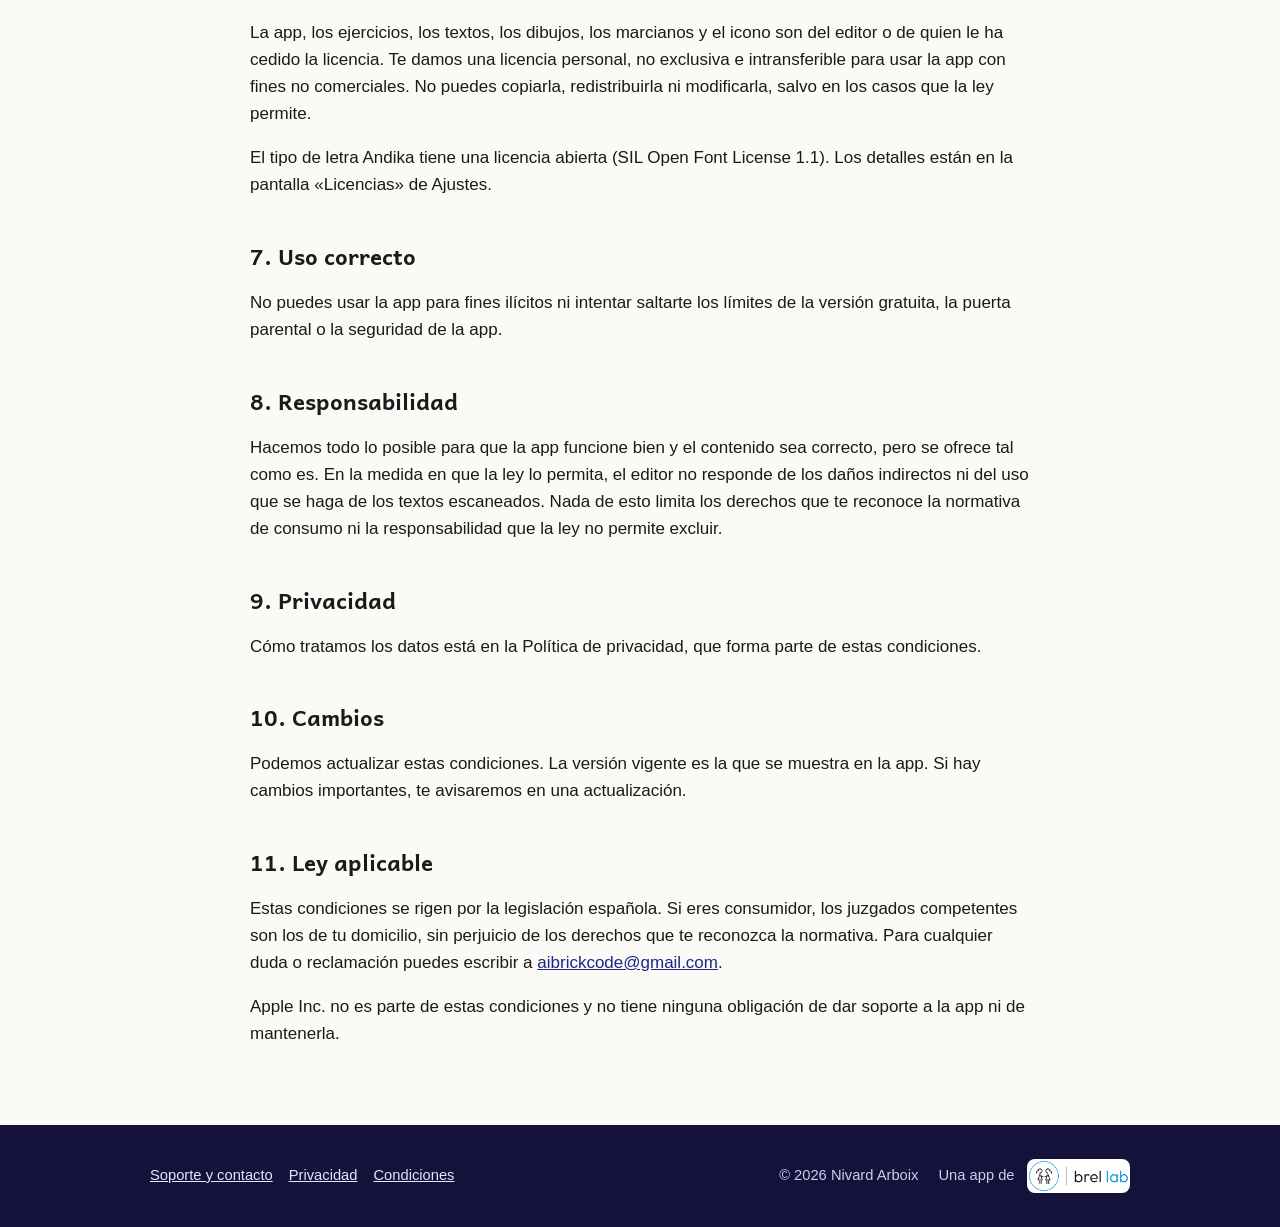
<file: es/condiciones.html>
<!doctype html>
<html lang="es">
<head>
<meta charset="utf-8">
<meta name="viewport" content="width=device-width, initial-scale=1">
<title>Condiciones de uso · Lieger</title>
<meta name="description" content="Lieger ayuda a niños de 6 a 8 años a practicar la lectura con más de 180 ejercicios, un lector con cámara y un viaje con marcianos. Sin cuentas, sin anuncios y sin datos personales.">
<link rel="alternate" hreflang="ca" href="../condicions.html">
<link rel="alternate" hreflang="es" href="condiciones.html">
<link rel="icon" href="../assets/icon.png">
<link rel="stylesheet" href="../style.css">
</head>
<body>
<header class="site-header">
<nav aria-label="Navegació">
<a class="brand" href="index.html"><img src="../assets/icon.png" alt="" width="34" height="34">Lieger</a>
<a class="link" href="index.html">Inicio</a><a class="link" href="soporte.html">Soporte</a><a class="link" href="privacidad.html">Privacidad</a><a class="link" href="condiciones.html" aria-current="page">Condiciones</a>
<a class="link lang" href="../condicions.html" hreflang="ca" lang="ca">Català</a>
</nav>
</header>

<main><article>
<h1>Condiciones de uso</h1>
<p>Última actualización: 13 de noviembre de 2026</p>
<h2>1. Quiénes somos</h2>
<p>Lieger («la app») la edita Nivard Arboix (Brel Lab). Puedes escribirnos a <a href="mailto:aibrickcode@gmail.com">aibrickcode@gmail.com</a>.</p>
<h2>2. Qué es Lieger</h2>
<p>Lieger es una herramienta educativa para acompañar a niños y niñas de unos 6 a 8 años en el aprendizaje de la lectura. Incluye ejercicios por bloques y un lector de texto que muestra, con un formato pensado para facilitar la lectura, lo que captures con la cámara.</p>
<p>Una persona adulta acompaña al niño o la niña y decide si avanza o repite. La app no corrige automáticamente.</p>
<p>Lieger no es un producto sanitario ni un tratamiento. No diagnostica ni trata la dislexia ni ninguna otra dificultad de aprendizaje, y no garantiza ningún resultado. Si te preocupa cómo lee un niño o una niña, consulta con un profesional.</p>
<h2>3. Quién puede usarla</h2>
<p>La app es para niños y niñas acompañados de una persona adulta. Los ajustes y las compras son para personas adultas, y por eso hay una puerta parental antes de ver los precios. Para aceptar estas condiciones hace falta tener capacidad legal para ello, o ser el padre, la madre o la persona tutora de quien usa la app.</p>
<h2>4. Versión gratuita y compras</h2>
<ul><li>En la versión gratuita, los 3 primeros ejercicios de cada bloque están abiertos y el lector de texto se puede usar una vez por semana natural.</li><li>La versión completa es una única compra de pago único y no hay suscripciones. Desbloquea todos los ejercicios (bloques A–H) y el lector de texto sin límite semanal.</li><li>La compra se hace a través de la App Store. El pago, la factura, los reembolsos y Compartir en familia se rigen por las condiciones de Apple. Puedes recuperar la compra en otro dispositivo con «Restaurar compras».</li><li>El precio que ves en la App Store antes de comprar es el que pagarás. Los precios y la disponibilidad pueden cambiar.</li><li>Los derechos que te reconoce la normativa de consumo no se ven afectados por estas condiciones.</li></ul>
<h2>5. El lector de texto</h2>
<p>El lector reconoce el texto de una imagen y lo muestra en otro formato. Todo el proceso se hace en el dispositivo: ni las imágenes ni el texto se guardan ni se envían a ningún sitio.</p>
<p>Solo puedes usar el lector con textos que tengas derecho a copiar o utilizar, por ejemplo para un uso personal o educativo. Eres responsable del uso que hagas de los textos que escanees.</p>
<p>El reconocimiento puede tener errores, sobre todo con letra manuscrita, y la separación en sílabas es orientativa. Puedes revisar y corregir el texto antes de leerlo.</p>
<h2>6. Propiedad intelectual</h2>
<p>La app, los ejercicios, los textos, los dibujos, los marcianos y el icono son del editor o de quien le ha cedido la licencia. Te damos una licencia personal, no exclusiva e intransferible para usar la app con fines no comerciales. No puedes copiarla, redistribuirla ni modificarla, salvo en los casos que la ley permite.</p>
<p>El tipo de letra Andika tiene una licencia abierta (SIL Open Font License 1.1). Los detalles están en la pantalla «Licencias» de Ajustes.</p>
<h2>7. Uso correcto</h2>
<p>No puedes usar la app para fines ilícitos ni intentar saltarte los límites de la versión gratuita, la puerta parental o la seguridad de la app.</p>
<h2>8. Responsabilidad</h2>
<p>Hacemos todo lo posible para que la app funcione bien y el contenido sea correcto, pero se ofrece tal como es. En la medida en que la ley lo permita, el editor no responde de los daños indirectos ni del uso que se haga de los textos escaneados. Nada de esto limita los derechos que te reconoce la normativa de consumo ni la responsabilidad que la ley no permite excluir.</p>
<h2>9. Privacidad</h2>
<p>Cómo tratamos los datos está en la Política de privacidad, que forma parte de estas condiciones.</p>
<h2>10. Cambios</h2>
<p>Podemos actualizar estas condiciones. La versión vigente es la que se muestra en la app. Si hay cambios importantes, te avisaremos en una actualización.</p>
<h2>11. Ley aplicable</h2>
<p>Estas condiciones se rigen por la legislación española. Si eres consumidor, los juzgados competentes son los de tu domicilio, sin perjuicio de los derechos que te reconozca la normativa. Para cualquier duda o reclamación puedes escribir a <a href="mailto:aibrickcode@gmail.com">aibrickcode@gmail.com</a>.</p>
<p>Apple Inc. no es parte de estas condiciones y no tiene ninguna obligación de dar soporte a la app ni de mantenerla.</p>
</article></main>
<footer class="site-footer">
<div class="inner">
<div class="links">
<a href="soporte.html">Soporte y contacto</a>
<a href="privacidad.html">Privacidad</a>
<a href="condiciones.html">Condiciones</a>
</div>
<span>© 2026 Nivard Arboix</span>
<span class="by">Una app de <img class="brel" src="../assets/brel-lab.png" alt="brel lab"></span>
</div>
</footer>
</body>
</html>
</file>
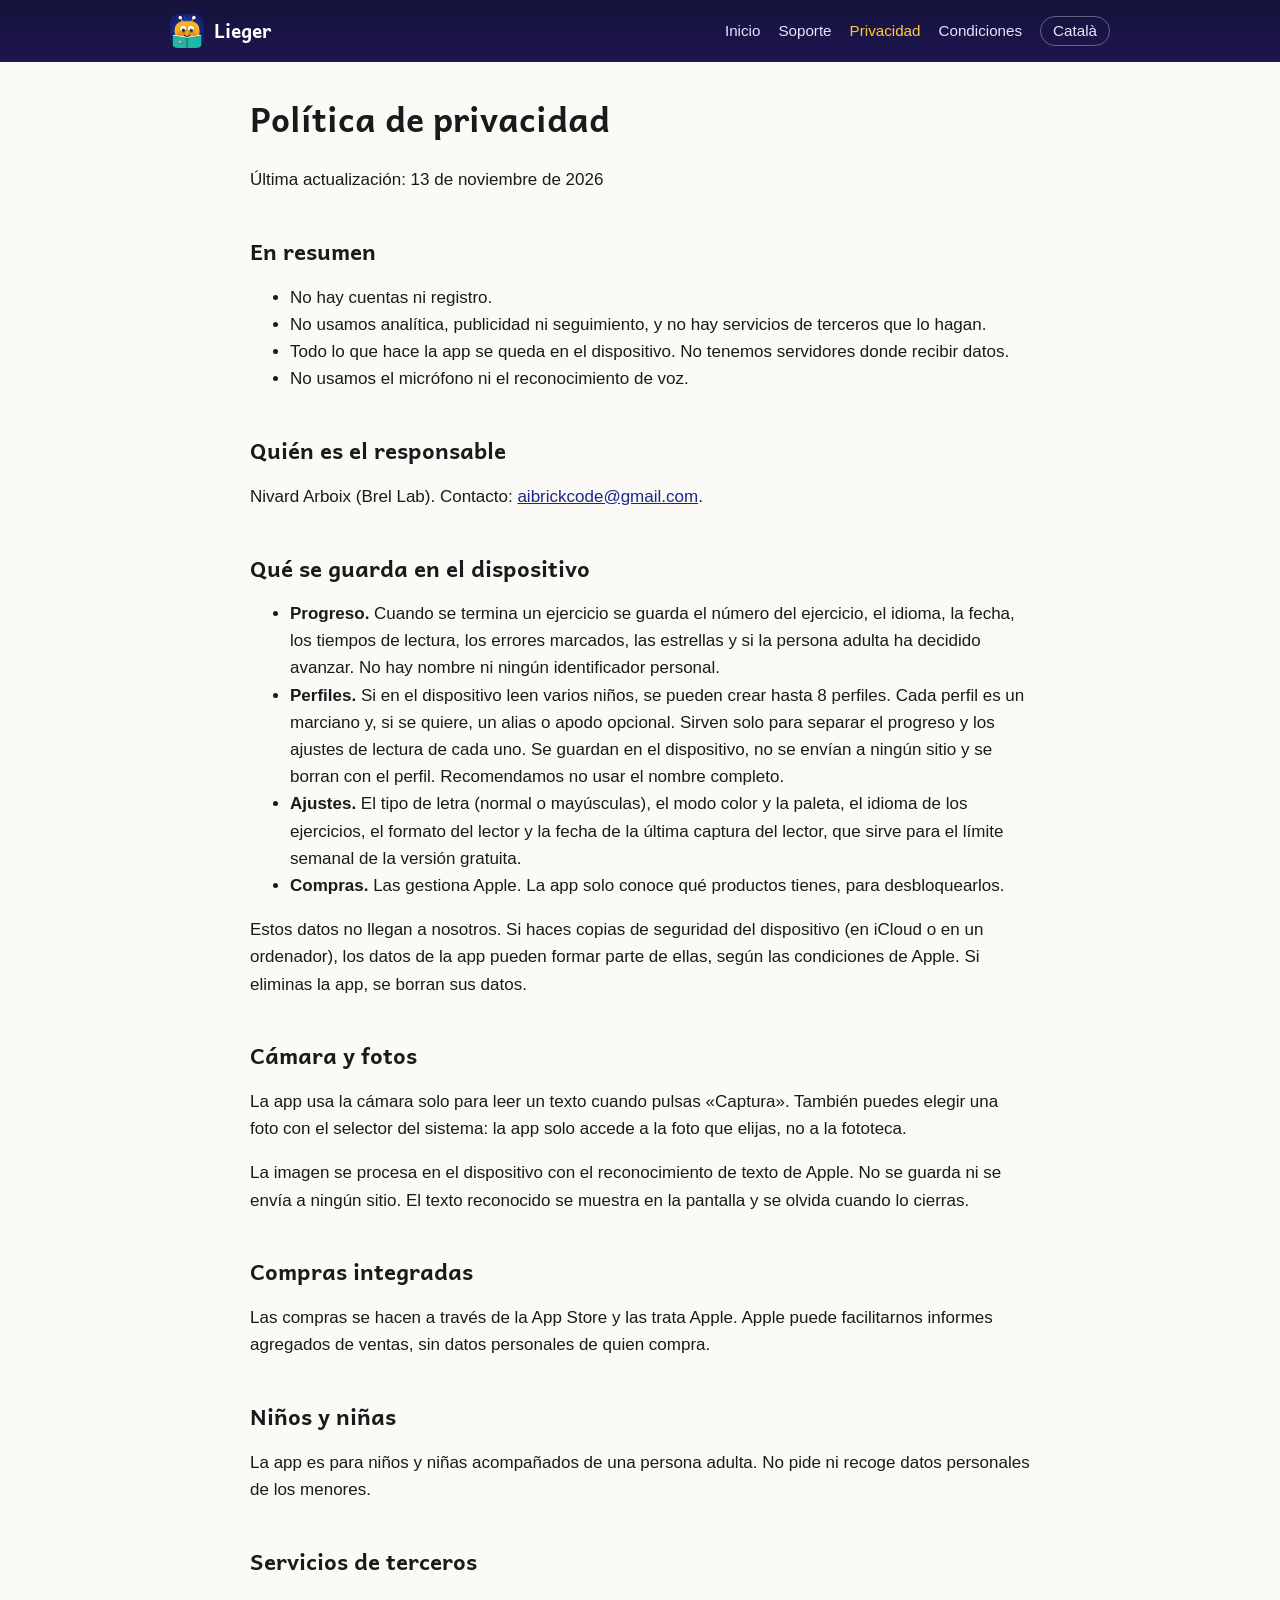
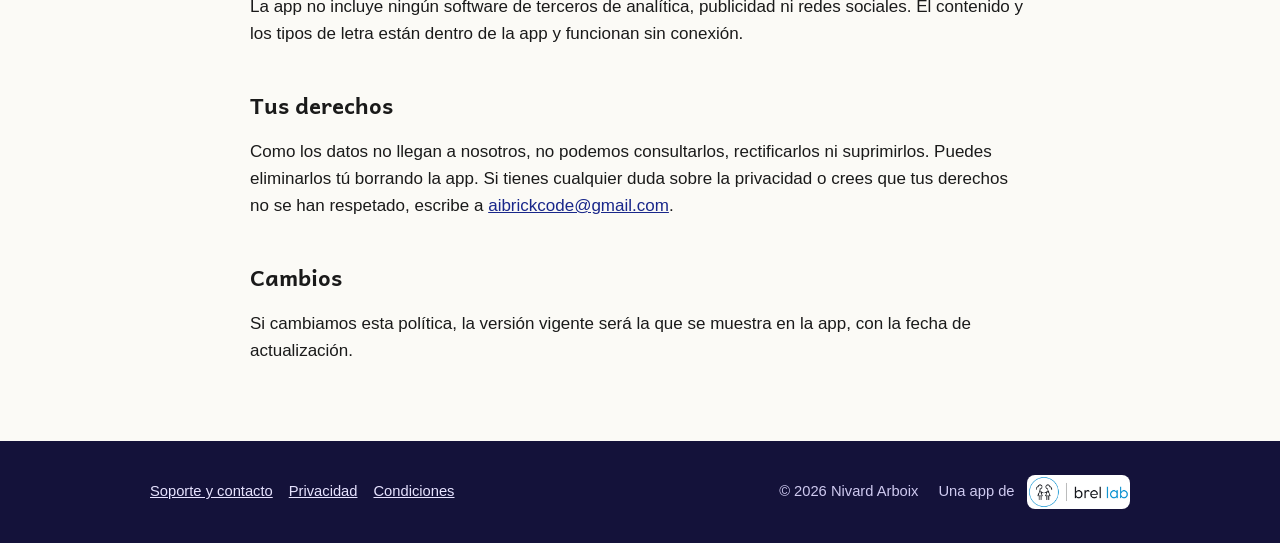
<file: es/privacidad.html>
<!doctype html>
<html lang="es">
<head>
<meta charset="utf-8">
<meta name="viewport" content="width=device-width, initial-scale=1">
<title>Política de privacidad · Lieger</title>
<meta name="description" content="Lieger ayuda a niños de 6 a 8 años a practicar la lectura con más de 180 ejercicios, un lector con cámara y un viaje con marcianos. Sin cuentas, sin anuncios y sin datos personales.">
<link rel="alternate" hreflang="ca" href="../privacitat.html">
<link rel="alternate" hreflang="es" href="privacidad.html">
<link rel="icon" href="../assets/icon.png">
<link rel="stylesheet" href="../style.css">
</head>
<body>
<header class="site-header">
<nav aria-label="Navegació">
<a class="brand" href="index.html"><img src="../assets/icon.png" alt="" width="34" height="34">Lieger</a>
<a class="link" href="index.html">Inicio</a><a class="link" href="soporte.html">Soporte</a><a class="link" href="privacidad.html" aria-current="page">Privacidad</a><a class="link" href="condiciones.html">Condiciones</a>
<a class="link lang" href="../privacitat.html" hreflang="ca" lang="ca">Català</a>
</nav>
</header>

<main><article>
<h1>Política de privacidad</h1>
<p>Última actualización: 13 de noviembre de 2026</p>
<h2>En resumen</h2>
<ul><li>No hay cuentas ni registro.</li><li>No usamos analítica, publicidad ni seguimiento, y no hay servicios de terceros que lo hagan.</li><li>Todo lo que hace la app se queda en el dispositivo. No tenemos servidores donde recibir datos.</li><li>No usamos el micrófono ni el reconocimiento de voz.</li></ul>
<h2>Quién es el responsable</h2>
<p>Nivard Arboix (Brel Lab). Contacto: <a href="mailto:aibrickcode@gmail.com">aibrickcode@gmail.com</a>.</p>
<h2>Qué se guarda en el dispositivo</h2>
<ul><li><strong>Progreso.</strong> Cuando se termina un ejercicio se guarda el número del ejercicio, el idioma, la fecha, los tiempos de lectura, los errores marcados, las estrellas y si la persona adulta ha decidido avanzar. No hay nombre ni ningún identificador personal.</li><li><strong>Perfiles.</strong> Si en el dispositivo leen varios niños, se pueden crear hasta 8 perfiles. Cada perfil es un marciano y, si se quiere, un alias o apodo opcional. Sirven solo para separar el progreso y los ajustes de lectura de cada uno. Se guardan en el dispositivo, no se envían a ningún sitio y se borran con el perfil. Recomendamos no usar el nombre completo.</li><li><strong>Ajustes.</strong> El tipo de letra (normal o mayúsculas), el modo color y la paleta, el idioma de los ejercicios, el formato del lector y la fecha de la última captura del lector, que sirve para el límite semanal de la versión gratuita.</li><li><strong>Compras.</strong> Las gestiona Apple. La app solo conoce qué productos tienes, para desbloquearlos.</li></ul>
<p>Estos datos no llegan a nosotros. Si haces copias de seguridad del dispositivo (en iCloud o en un ordenador), los datos de la app pueden formar parte de ellas, según las condiciones de Apple. Si eliminas la app, se borran sus datos.</p>
<h2>Cámara y fotos</h2>
<p>La app usa la cámara solo para leer un texto cuando pulsas «Captura». También puedes elegir una foto con el selector del sistema: la app solo accede a la foto que elijas, no a la fototeca.</p>
<p>La imagen se procesa en el dispositivo con el reconocimiento de texto de Apple. No se guarda ni se envía a ningún sitio. El texto reconocido se muestra en la pantalla y se olvida cuando lo cierras.</p>
<h2>Compras integradas</h2>
<p>Las compras se hacen a través de la App Store y las trata Apple. Apple puede facilitarnos informes agregados de ventas, sin datos personales de quien compra.</p>
<h2>Niños y niñas</h2>
<p>La app es para niños y niñas acompañados de una persona adulta. No pide ni recoge datos personales de los menores.</p>
<h2>Servicios de terceros</h2>
<p>La app no incluye ningún software de terceros de analítica, publicidad ni redes sociales. El contenido y los tipos de letra están dentro de la app y funcionan sin conexión.</p>
<h2>Tus derechos</h2>
<p>Como los datos no llegan a nosotros, no podemos consultarlos, rectificarlos ni suprimirlos. Puedes eliminarlos tú borrando la app. Si tienes cualquier duda sobre la privacidad o crees que tus derechos no se han respetado, escribe a <a href="mailto:aibrickcode@gmail.com">aibrickcode@gmail.com</a>.</p>
<h2>Cambios</h2>
<p>Si cambiamos esta política, la versión vigente será la que se muestra en la app, con la fecha de actualización.</p>
</article></main>
<footer class="site-footer">
<div class="inner">
<div class="links">
<a href="soporte.html">Soporte y contacto</a>
<a href="privacidad.html">Privacidad</a>
<a href="condiciones.html">Condiciones</a>
</div>
<span>© 2026 Nivard Arboix</span>
<span class="by">Una app de <img class="brel" src="../assets/brel-lab.png" alt="brel lab"></span>
</div>
</footer>
</body>
</html>
</file>
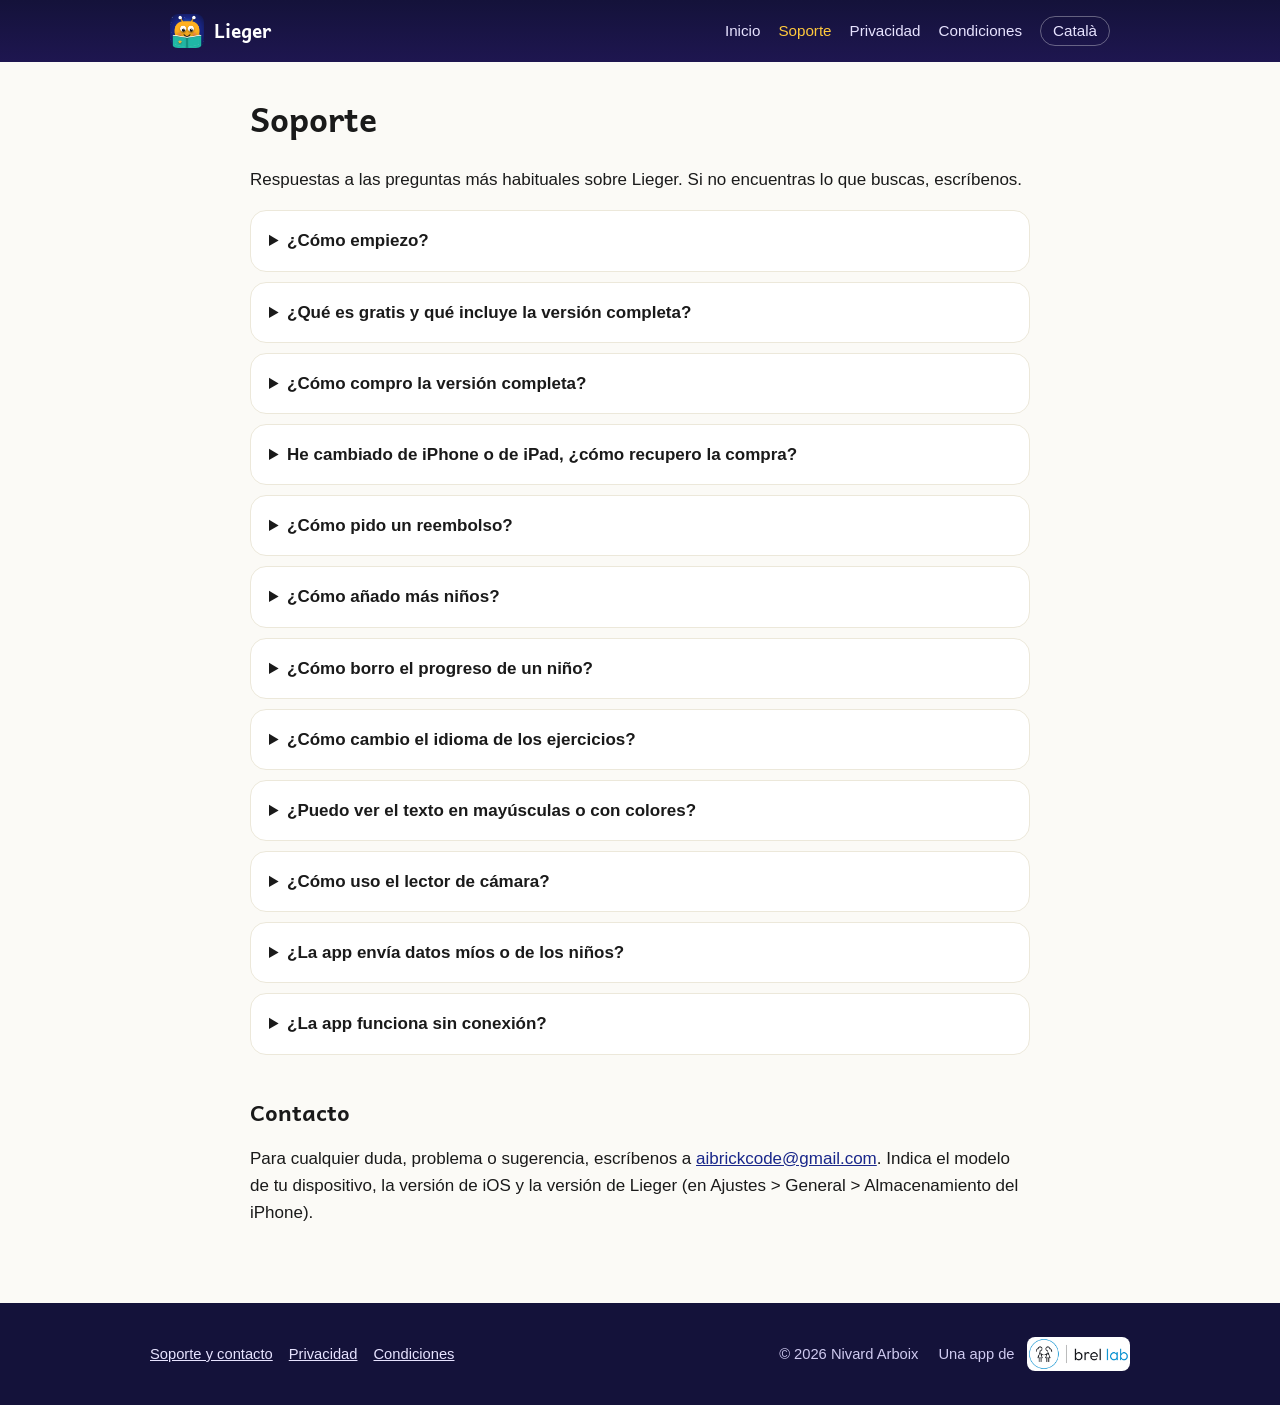
<file: es/soporte.html>
<!doctype html>
<html lang="es">
<head>
<meta charset="utf-8">
<meta name="viewport" content="width=device-width, initial-scale=1">
<title>Soporte · Lieger</title>
<meta name="description" content="Lieger ayuda a niños de 6 a 8 años a practicar la lectura con más de 180 ejercicios, un lector con cámara y un viaje con marcianos. Sin cuentas, sin anuncios y sin datos personales.">
<link rel="alternate" hreflang="ca" href="../suport.html">
<link rel="alternate" hreflang="es" href="soporte.html">
<link rel="icon" href="../assets/icon.png">
<link rel="stylesheet" href="../style.css">
</head>
<body>
<header class="site-header">
<nav aria-label="Navegació">
<a class="brand" href="index.html"><img src="../assets/icon.png" alt="" width="34" height="34">Lieger</a>
<a class="link" href="index.html">Inicio</a><a class="link" href="soporte.html" aria-current="page">Soporte</a><a class="link" href="privacidad.html">Privacidad</a><a class="link" href="condiciones.html">Condiciones</a>
<a class="link lang" href="../suport.html" hreflang="ca" lang="ca">Català</a>
</nav>
</header>

<main><article>
<h1>Soporte</h1>
<p>Respuestas a las preguntas más habituales sobre Lieger. Si no encuentras lo que buscas, escríbenos.</p>
<details><summary>¿Cómo empiezo?</summary><p>Abre la app y toca un ejercicio del <strong>Viaje</strong>. El niño o la niña lee la pantalla y la persona adulta lo acompaña con el botón «Guía para adultos», que explica qué hay que hacer en cada paso. Al final, la persona adulta decide si hay que repetir el ejercicio o avanzar.</p></details><details><summary>¿Qué es gratis y qué incluye la versión completa?</summary><p>Son gratuitos los <strong>3 primeros ejercicios de cada bloque</strong> y <strong>una captura semanal</strong> con el lector de cámara. La <strong>versión completa</strong> es una compra única que desbloquea todos los ejercicios (bloques A–H) y el lector sin límite. No hay suscripciones.</p></details><details><summary>¿Cómo compro la versión completa?</summary><p>En <strong>Ajustes &gt; Opciones de compra</strong>. Primero hay que resolver un cálculo sencillo (la puerta parental), para que la compra sea cosa de una persona adulta. La compra la realiza y la factura Apple.</p></details><details><summary>He cambiado de iPhone o de iPad, ¿cómo recupero la compra?</summary><p>Abre <strong>Ajustes &gt; Opciones de compra</strong>, resuelve la puerta parental y toca <strong>«Restaurar compras»</strong>. Hay que haber iniciado sesión con la misma cuenta de Apple con la que compraste.</p></details><details><summary>¿Cómo pido un reembolso?</summary><p>Los reembolsos los gestiona Apple. Puedes pedirlo en <a href="https://reportaproblem.apple.com">reportaproblem.apple.com</a>.</p></details><details><summary>¿Cómo añado más niños?</summary><p>En <strong>Ajustes &gt; Perfiles &gt; Gestionar los perfiles</strong> (con la puerta parental) puedes crear hasta 8 perfiles. Cada perfil es un marciano y, si quieres, un alias o apodo opcional; elige uno que no sea el nombre completo. Cada perfil tiene su propio viaje y sus ajustes de lectura. Para cambiar de perfil, toca el marciano de arriba a la derecha del Viaje o, al abrir la app, elige «¿Quién lee hoy?».</p></details><details><summary>¿Cómo borro el progreso de un niño?</summary><p>En <strong>Gestionar los perfiles</strong>, entra en el perfil y elige <strong>«Reiniciar el viaje»</strong> (borra estrellas y marcianos) o <strong>«Borrar el perfil»</strong>. No se puede deshacer.</p></details><details><summary>¿Cómo cambio el idioma de los ejercicios?</summary><p>En <strong>Ajustes &gt; Idioma de los ejercicios</strong>: catalán o castellano. Cada idioma tiene su propio progreso.</p></details><details><summary>¿Puedo ver el texto en mayúsculas o con colores?</summary><p>Sí. En <strong>Ajustes</strong> está la letra (normal o MAYÚSCULAS), el <strong>modo color</strong> y la paleta de colores de las sílabas. Son ajustes de cada perfil y se aplican a los ejercicios y al lector.</p></details><details><summary>¿Cómo uso el lector de cámara?</summary><p>En la pestaña <strong>Lector</strong>, toca «Capturar con la cámara» o «Elegir una foto». Funciona mejor con texto impreso y bien iluminado. Si alguna palabra no se ha leído bien, toca el icono del lápiz para corregir el texto. También hay un texto de ejemplo. El texto y las imágenes se procesan en el dispositivo y no se guardan ni se envían a ningún sitio.</p><p>Usa el lector solo con textos que tengas derecho a copiar o utilizar.</p></details><details><summary>¿La app envía datos míos o de los niños?</summary><p>No. No hay cuentas, ni analítica, ni publicidad, ni seguimiento. El progreso, los perfiles y los ajustes están solo en el dispositivo. Más detalles en la <a href="privacidad.html">política de privacidad</a>.</p></details><details><summary>¿La app funciona sin conexión?</summary><p>Sí. Los ejercicios, la tipografía y el lector funcionan sin conexión. Solo hace falta conexión para hacer o restaurar una compra.</p></details>
<h2>Contacto</h2>
<p>Para cualquier duda, problema o sugerencia, escríbenos a <a href="mailto:aibrickcode@gmail.com">aibrickcode@gmail.com</a>. Indica el modelo de tu dispositivo, la versión de iOS y la versión de Lieger (en Ajustes &gt; General &gt; Almacenamiento del iPhone).</p>
</article></main>
<footer class="site-footer">
<div class="inner">
<div class="links">
<a href="soporte.html">Soporte y contacto</a>
<a href="privacidad.html">Privacidad</a>
<a href="condiciones.html">Condiciones</a>
</div>
<span>© 2026 Nivard Arboix</span>
<span class="by">Una app de <img class="brel" src="../assets/brel-lab.png" alt="brel lab"></span>
</div>
</footer>
</body>
</html>
</file>
<file: style.css>
@font-face {
  font-family: "Andika";
  src: url("assets/fonts/Andika-Bold.ttf") format("truetype");
  font-weight: 700;
  font-display: swap;
}

:root {
  --ink: #1a1a1a;
  --muted: #5b5b66;
  --paper: #f2efe5;
  --night-top: #14123a;
  --night-bottom: #54268a;
  --gold: #ffc93c;
  --blue: #19278a;
  --orange: #9d4318;
  --radius: 22px;
}

* { box-sizing: border-box; }

html { -webkit-text-size-adjust: 100%; }

body {
  margin: 0;
  font: 17px/1.6 -apple-system, BlinkMacSystemFont, "Segoe UI", Roboto, "Helvetica Neue", Arial, sans-serif;
  color: var(--ink);
  background: #fbfaf6;
}

a { color: var(--blue); }
a:hover { color: var(--orange); }

h1, h2, h3 { font-family: "Andika", "Trebuchet MS", sans-serif; font-weight: 700; line-height: 1.2; }

/* Capçalera de navegació */
.site-header {
  background: linear-gradient(var(--night-top), #1e1650);
  color: #fff;
}
.site-header nav {
  max-width: 980px;
  margin: 0 auto;
  padding: 14px 20px;
  display: flex;
  align-items: center;
  gap: 18px;
  flex-wrap: wrap;
}
.site-header .brand {
  display: flex; align-items: center; gap: 10px;
  color: #fff; text-decoration: none;
  font-family: "Andika", sans-serif; font-weight: 700; font-size: 1.2rem;
  margin-right: auto;
}
.site-header .brand img { width: 34px; height: 34px; border-radius: 8px; }
.site-header a.link { color: #e7e3ff; text-decoration: none; font-size: .95rem; }
.site-header a.link:hover, .site-header a.link[aria-current="page"] { color: var(--gold); }
.site-header .lang { border: 1px solid #ffffff55; border-radius: 999px; padding: 2px 12px; }

/* Portada */
.hero {
  color: #fff;
  background:
    radial-gradient(1.5px 1.5px at 12% 22%, #fff9 50%, transparent 52%),
    radial-gradient(1.5px 1.5px at 78% 12%, #fff8 50%, transparent 52%),
    radial-gradient(2px 2px at 88% 62%, #fffa 50%, transparent 52%),
    radial-gradient(1.5px 1.5px at 30% 78%, #fff7 50%, transparent 52%),
    radial-gradient(2px 2px at 55% 30%, #fff9 50%, transparent 52%),
    radial-gradient(1.5px 1.5px at 6% 66%, #fff8 50%, transparent 52%),
    linear-gradient(var(--night-top), var(--night-bottom));
}
.hero .inner {
  max-width: 980px; margin: 0 auto; padding: 56px 20px 0;
  display: grid; grid-template-columns: minmax(0, 1fr) minmax(0, 1fr); gap: 28px; align-items: end;
}
.hero img.icon { width: 96px; height: 96px; border-radius: 22px; box-shadow: 0 8px 28px #0006; }
.hero h1 { font-size: clamp(2.1rem, 5vw, 3.2rem); margin: 18px 0 10px; }
.hero p.lead { font-size: 1.2rem; color: #e7e3ff; max-width: 34em; }
.hero .soon {
  display: inline-block; margin: 8px 0 52px; padding: 10px 20px;
  border-radius: 999px; background: var(--gold); color: #2a1d00; font-weight: 700;
}
.hero .phones { display: flex; justify-content: center; gap: 10px; align-items: flex-end; min-width: 0; }
.hero .phones img {
  width: calc((100% - 20px) / 3); max-width: 170px; height: auto; border-radius: 20px; border: 4px solid #0c0c14;
  box-shadow: 0 10px 30px #0007; display: block;
}
.hero .phones img:nth-child(2) { transform: translateY(-18px); }

main { max-width: 820px; margin: 0 auto; padding: 36px 20px 60px; }
main.wide { max-width: 980px; }

section.block { margin: 48px 0; }
section.block > h2 { font-size: 1.7rem; margin-bottom: 8px; }

.features { display: grid; grid-template-columns: repeat(auto-fit, minmax(250px, 1fr)); gap: 18px; padding: 0; list-style: none; }
.features li {
  background: #fff; border-radius: var(--radius); padding: 20px 22px;
  box-shadow: 0 2px 12px #1a1a1a14; border: 1px solid #ece8da;
}
.features h3 { margin: 0 0 6px; font-size: 1.15rem; }
.features p { margin: 0; color: var(--muted); font-size: .98rem; }

.shots { display: flex; gap: 16px; overflow-x: auto; padding: 8px 4px 18px; scroll-snap-type: x mandatory; }
.shots img {
  height: 440px; width: auto; border-radius: 26px; border: 6px solid #12121c;
  scroll-snap-align: start; flex: none; box-shadow: 0 8px 24px #1a1a1a33;
}

.steps { counter-reset: s; padding: 0; list-style: none; }
.steps li { counter-increment: s; position: relative; padding: 4px 0 14px 54px; }
.steps li::before {
  content: counter(s); position: absolute; left: 0; top: 0;
  width: 38px; height: 38px; border-radius: 50%; background: var(--gold); color: #2a1d00;
  display: grid; place-items: center; font: 700 1.1rem "Andika", sans-serif;
}

.note {
  background: var(--paper); border-radius: var(--radius); padding: 16px 20px; color: #3a3a40; font-size: .95rem;
}

/* Textos llargs (suport, privacitat, condicions) */
article h1 { font-size: 2.1rem; margin-top: 0; }
article h2 { font-size: 1.4rem; margin-top: 2em; }
article details {
  background: #fff; border: 1px solid #ece8da; border-radius: 16px; padding: 4px 18px; margin: 10px 0;
}
article details summary { cursor: pointer; font-weight: 600; padding: 12px 0; }
article details[open] { box-shadow: 0 2px 12px #1a1a1a12; }
article details p, article details ul { margin-top: 0; }
mark.todo { background: #ffe08a; color: #5a3b00; padding: 0 3px; border-radius: 4px; }

.site-footer { background: #14123a; color: #cfcaf0; padding: 34px 20px; font-size: .92rem; }
.site-footer .inner { max-width: 980px; margin: 0 auto; display: flex; flex-wrap: wrap; gap: 20px; align-items: center; }
.site-footer a { color: #e7e3ff; }
.site-footer .links { display: flex; gap: 16px; flex-wrap: wrap; margin-right: auto; }
.site-footer .by { display: inline-flex; align-items: center; gap: 12px; }
.site-footer img.brel { display: block; height: 34px; width: auto; background: #fff; border-radius: 8px; }

@media (max-width: 760px) {
  .hero .inner { grid-template-columns: 1fr; }
  .hero .phones { margin-top: 10px; }
  .hero .soon { margin-bottom: 20px; }
  .shots img { height: 380px; }
}
</file>
